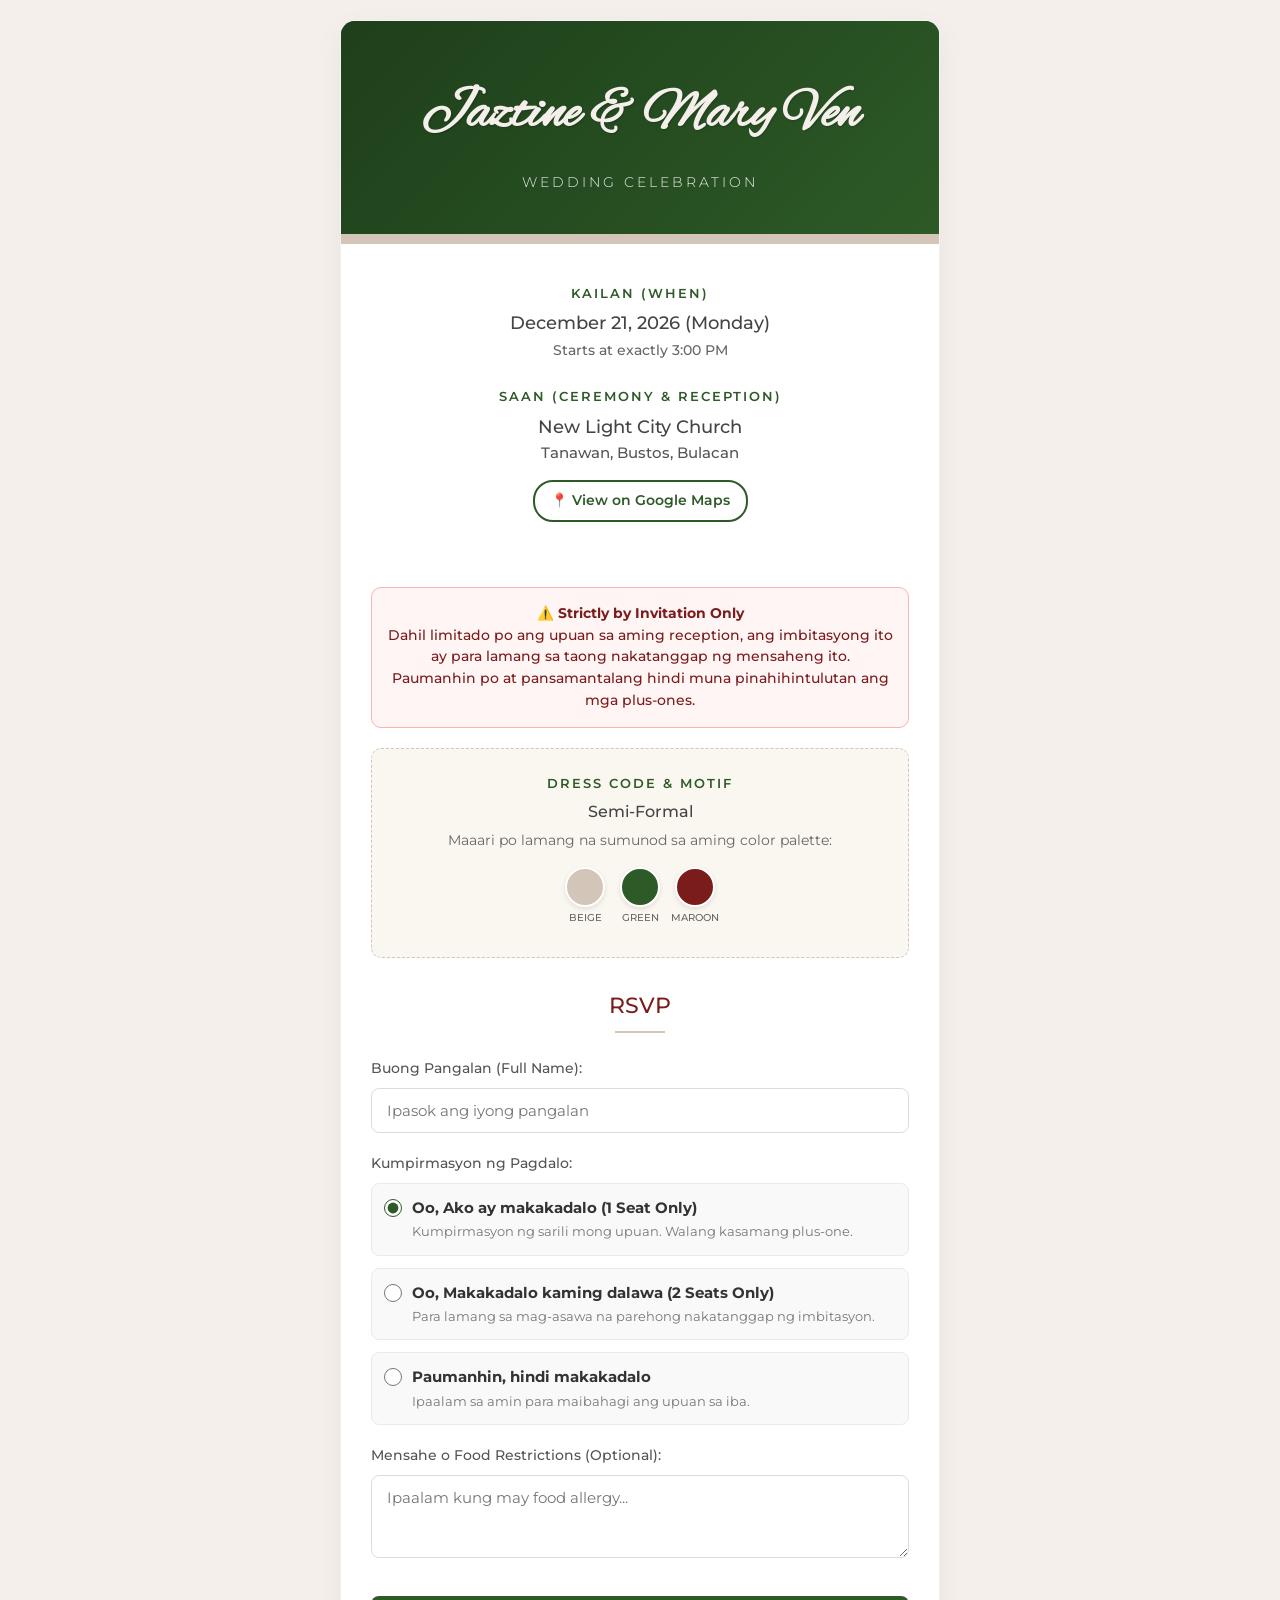
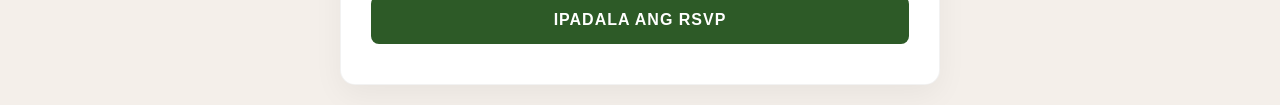
<file: Index.html>
<!DOCTYPE html>
<html lang="en">
<head>
    <meta charset="UTF-8">
    <meta name="viewport" content="width=device-width, initial-scale=1.0">
    <title>Jaztine & Mary Ven Wedding RSVP</title>
    <style>
        @import url('https://fonts.googleapis.com/css2?family=Alex+Brush&family=Montserrat:wght@300;400;500;600;700&display=swap');

        :root {
            --beige: #D4C5B9;
            --beige-light: #F4EFEA;
            --green: #2D5A27;
            --green-dark: #1E3F1A;
            --maroon: #7A1C1C;
            --text-dark: #333333;
        }

        * { box-sizing: border-box; margin: 0; padding: 0; }

        body {
            font-family: 'Montserrat', sans-serif;
            background-color: var(--beige-light);
            color: var(--text-dark);
            line-height: 1.6;
            display: flex;
            justify-content: center;
            align-content: center;
            min-height: 100vh;
            padding: 20px;
        }

        .rsvp-container {
            background: #ffffff;
            max-width: 600px;
            width: 100%;
            margin: auto;
            border-radius: 15px;
            box-shadow: 0 10px 30px rgba(0,0,0,0.05);
            overflow: hidden;
            border: 1px solid rgba(0,0,0,0.05);
        }

        .hero-banner {
            background-color: var(--green);
            background-image: linear-gradient(135deg, var(--green-dark) 0%, var(--green) 100%);
            color: #ffffff;
            text-align: center;
            padding: 50px 20px;
            position: relative;
        }

        .hero-banner::after {
            content: ''; position: absolute; bottom: 0; left: 0; right: 0; height: 10px; background: var(--beige);
        }

        .wedding-title {
            font-family: 'Alex Brush', cursive; font-size: 3.5rem; margin-bottom: 10px; color: var(--beige-light); text-shadow: 1px 1px 2px rgba(0,0,0,0.2);
        }

        .wedding-subtitle {
            font-size: 0.9rem; letter-spacing: 3px; text-transform: uppercase; font-weight: 300; opacity: 0.9;
        }

        .event-details { padding: 40px 30px 20px 30px; text-align: center; }
        .detail-row { margin-bottom: 25px; }
        .detail-label { font-size: 0.8rem; text-transform: uppercase; letter-spacing: 2px; color: var(--green); font-weight: 600; margin-bottom: 5px; }
        .detail-value { font-size: 1.1rem; font-weight: 500; color: #444; }

        .map-btn {
            display: inline-flex; align-items: center; gap: 8px; background-color: #fff; color: var(--green); border: 2px solid var(--green);
            padding: 8px 16px; font-size: 0.85rem; font-weight: 600; border-radius: 20px; text-decoration: none; margin-top: 10px; transition: all 0.3s ease;
        }
        .map-btn:hover { background-color: var(--green); color: #fff; }

        .strict-notice {
            background-color: #FFF5F5; border: 1px solid #FEB2B2; color: var(--maroon); padding: 15px; border-radius: 10px; margin: 20px 30px; font-size: 0.85rem; text-align: center; font-weight: 500;
        }

        .dress-code-section {
            background-color: #FAF6F0; padding: 25px; border-radius: 10px; margin: 20px 30px; border: 1px dashed var(--beige); text-align: center;
        }

        .color-palette { display: flex; justify-content: center; gap: 15px; margin-top: 15px; }
        .color-circle { width: 40px; height: 40px; border-radius: 50%; border: 2px solid #fff; box-shadow: 0 2px 5px rgba(0,0,0,0.1); position: relative; }
        .color-circle span { position: absolute; bottom: -22px; left: 50%; transform: translateX(-50%); font-size: 0.65rem; font-weight: 500; color: #666; text-transform: uppercase; }
        .color-beige { background-color: #D4C5B9; }
        .color-green { background-color: #2D5A27; }
        .color-maroon { background-color: #7A1C1C; }

        .rsvp-form-section { padding: 10px 30px 40px 30px; }
        .form-title { text-align: center; font-size: 1.4rem; color: var(--maroon); margin-bottom: 25px; font-weight: 500; position: relative; padding-bottom: 10px; }
        .form-title::after { content: ''; position: absolute; bottom: 0; left: 50%; transform: translateX(-50%); width: 50px; height: 2px; background-color: var(--beige); }

        .form-group { margin-bottom: 20px; }
        .form-label { display: block; font-size: 0.85rem; font-weight: 500; margin-bottom: 8px; color: #555; }
        .form-control { width: 100%; padding: 12px 15px; border: 1px solid #DCDCDC; border-radius: 8px; font-family: inherit; font-size: 0.95rem; }
        .form-control:focus { outline: none; border-color: var(--green); box-shadow: 0 0 0 3px rgba(45, 90, 39, 0.1); }

        .radio-group { display: flex; flex-direction: column; gap: 12px; margin-top: 5px; }
        .radio-option { display: flex; align-items: flex-start; cursor: pointer; font-size: 0.95rem; background: #F9F9F9; padding: 12px; border: 1px solid #EAEAEA; border-radius: 8px; }
        .radio-option input { margin-right: 10px; margin-top: 3px; accent-color: var(--green); width: 18px; height: 18px; }
        .option-desc { display: block; font-size: 0.8rem; color: #777; margin-top: 2px; }

        .submit-btn {
            width: 100%; background-color: var(--green); color: #ffffff; border: none; padding: 15px; font-size: 1rem; font-weight: 600; border-radius: 8px; cursor: pointer; text-transform: uppercase; letter-spacing: 1px; margin-top: 10px;
        }
        .submit-btn:hover { background-color: var(--green-dark); }

        @media (max-width: 480px) {
            .wedding-title { font-size: 2.8rem; }
            body { padding: 10px; }
            .event-details, .rsvp-form-section, .dress-code-section, .strict-notice { padding: 20px 15px; margin-left: 10px; margin-right: 10px; }
        }
    </style>
</head>
<body>

    <div class="rsvp-container">
        <div class="hero-banner">
            <h1 class="wedding-title">Jaztine & Mary Ven</h1>
            <p class="wedding-subtitle">Wedding Celebration</p>
        </div>

        <div class="event-details">
            <div class="detail-row">
                <div class="detail-label">Kailan (When)</div>
                <div class="detail-value">December 21, 2026 (Monday)</div>
                <div class="detail-value" style="font-size: 0.9rem; color: #666; margin-top: 2px;">Starts at exactly 3:00 PM</div>
            </div>

            <div class="detail-row">
                <div class="detail-label">Saan (Ceremony & Reception)</div>
                <div class="detail-value">New Light City Church</div>
                <div class="detail-value" style="font-size: 0.95rem; color: #555; margin-bottom: 5px;">Tanawan, Bustos, Bulacan</div>
                <a href="https://maps.app.goo.gl/qQvFRLAhqVkfBoz26?g_st=ic" target="_blank" class="map-btn">📍 View on Google Maps</a>
            </div>
        </div>

        <div class="strict-notice">
            ⚠️ <strong>Strictly by Invitation Only</strong><br>
            Dahil limitado po ang upuan sa aming reception, ang imbitasyong ito ay para lamang sa taong nakatanggap ng mensaheng ito. Paumanhin po at pansamantalang hindi muna pinahihintulutan ang mga plus-ones.
        </div>

        <div class="dress-code-section">
            <div class="detail-label">Dress Code & Motif</div>
            <div class="detail-value" style="font-size: 1rem;">Semi-Formal</div>
            <p style="font-size: 0.85rem; color: #666; margin-top: 5px;">Maaari po lamang na sumunod sa aming color palette:</p>
            <div class="color-palette">
                <div class="color-circle color-beige"><span>Beige</span></div>
                <div class="color-circle color-green"><span>Green</span></div>
                <div class="color-circle color-maroon"><span>Maroon</span></div>
            </div>
            <div style="height: 25px;"></div>
        </div>

        <div class="rsvp-form-section">
            <h2 class="form-title">RSVP</h2>
            
            <!-- PALITAN MO ANG EMAIL SA IBABA (ACTION ATTRIBUTE) -->
            <form action="https://formsubmit.co/jaztine.canoza@newlightcity.org" method="POST">
                
                <!-- Anti-spam & redirect options -->
                <input type="hidden" name="_captcha" value="false">
                
                <div class="form-group">
                    <label class="form-label">Buong Pangalan (Full Name):</label>
                    <input type="text" name="Pangalan" class="form-control" placeholder="Ipasok ang iyong pangalan" required>
                </div>

                <div class="form-group">
                    <label class="form-label">Kumpirmasyon ng Pagdalo:</label>
                    <div class="radio-group">
                        <label class="radio-option">
                            <input type="radio" name="Kumpirmasyon" value="Makakadalo (1 Seat Only)" checked>
                            <div>
                                <strong>Oo, Ako ay makakadalo (1 Seat Only)</strong>
                                <span class="option-desc">Kumpirmasyon ng sarili mong upuan. Walang kasamang plus-one.</span>
                            </div>
                        </label>
                        <label class="radio-option">
                            <input type="radio" name="Kumpirmasyon" value="Makakadalo kaming dalawa (2 Seats Only)">
                            <div>
                                <strong>Oo, Makakadalo kaming dalawa (2 Seats Only)</strong>
                                <span class="option-desc">Para lamang sa mag-asawa na parehong nakatanggap ng imbitasyon.</span>
                            </div>
                        </label>
                        <label class="radio-option">
                            <input type="radio" name="Kumpirmasyon" value="Hindi Makakadalo">
                            <div>
                                <strong>Paumanhin, hindi makakadalo</strong>
                                <span class="option-desc">Ipaalam sa amin para maibahagi ang upuan sa iba.</span>
                            </div>
                        </label>
                    </div>
                </div>

                <div class="form-group">
                    <label class="form-label">Mensahe o Food Restrictions (Optional):</label>
                    <textarea name="Mensahe" class="form-control" rows="3" placeholder="Ipaalam kung may food allergy..."></textarea>
                </div>

                <button type="submit" class="submit-btn">Ipadala ang RSVP</button>
            </form>
        </div>
    </div>

</body>
</html>
</file>
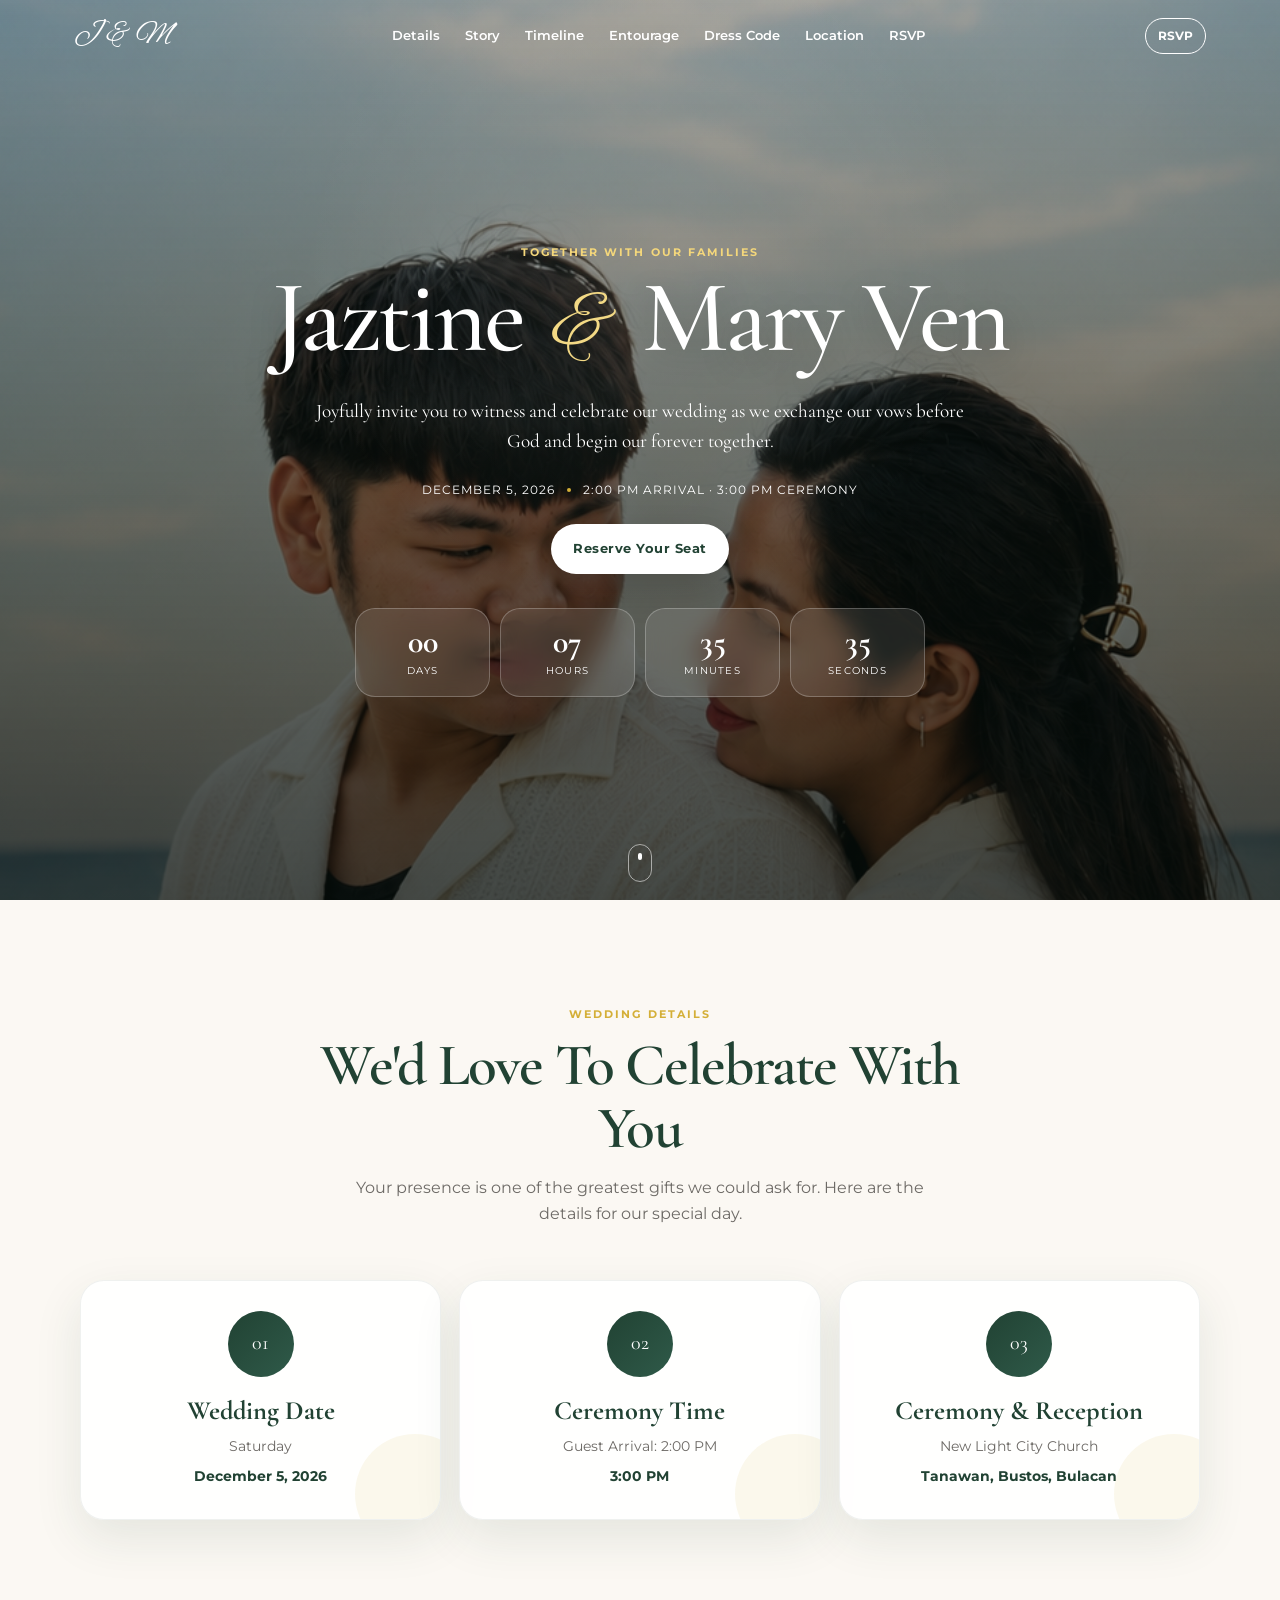
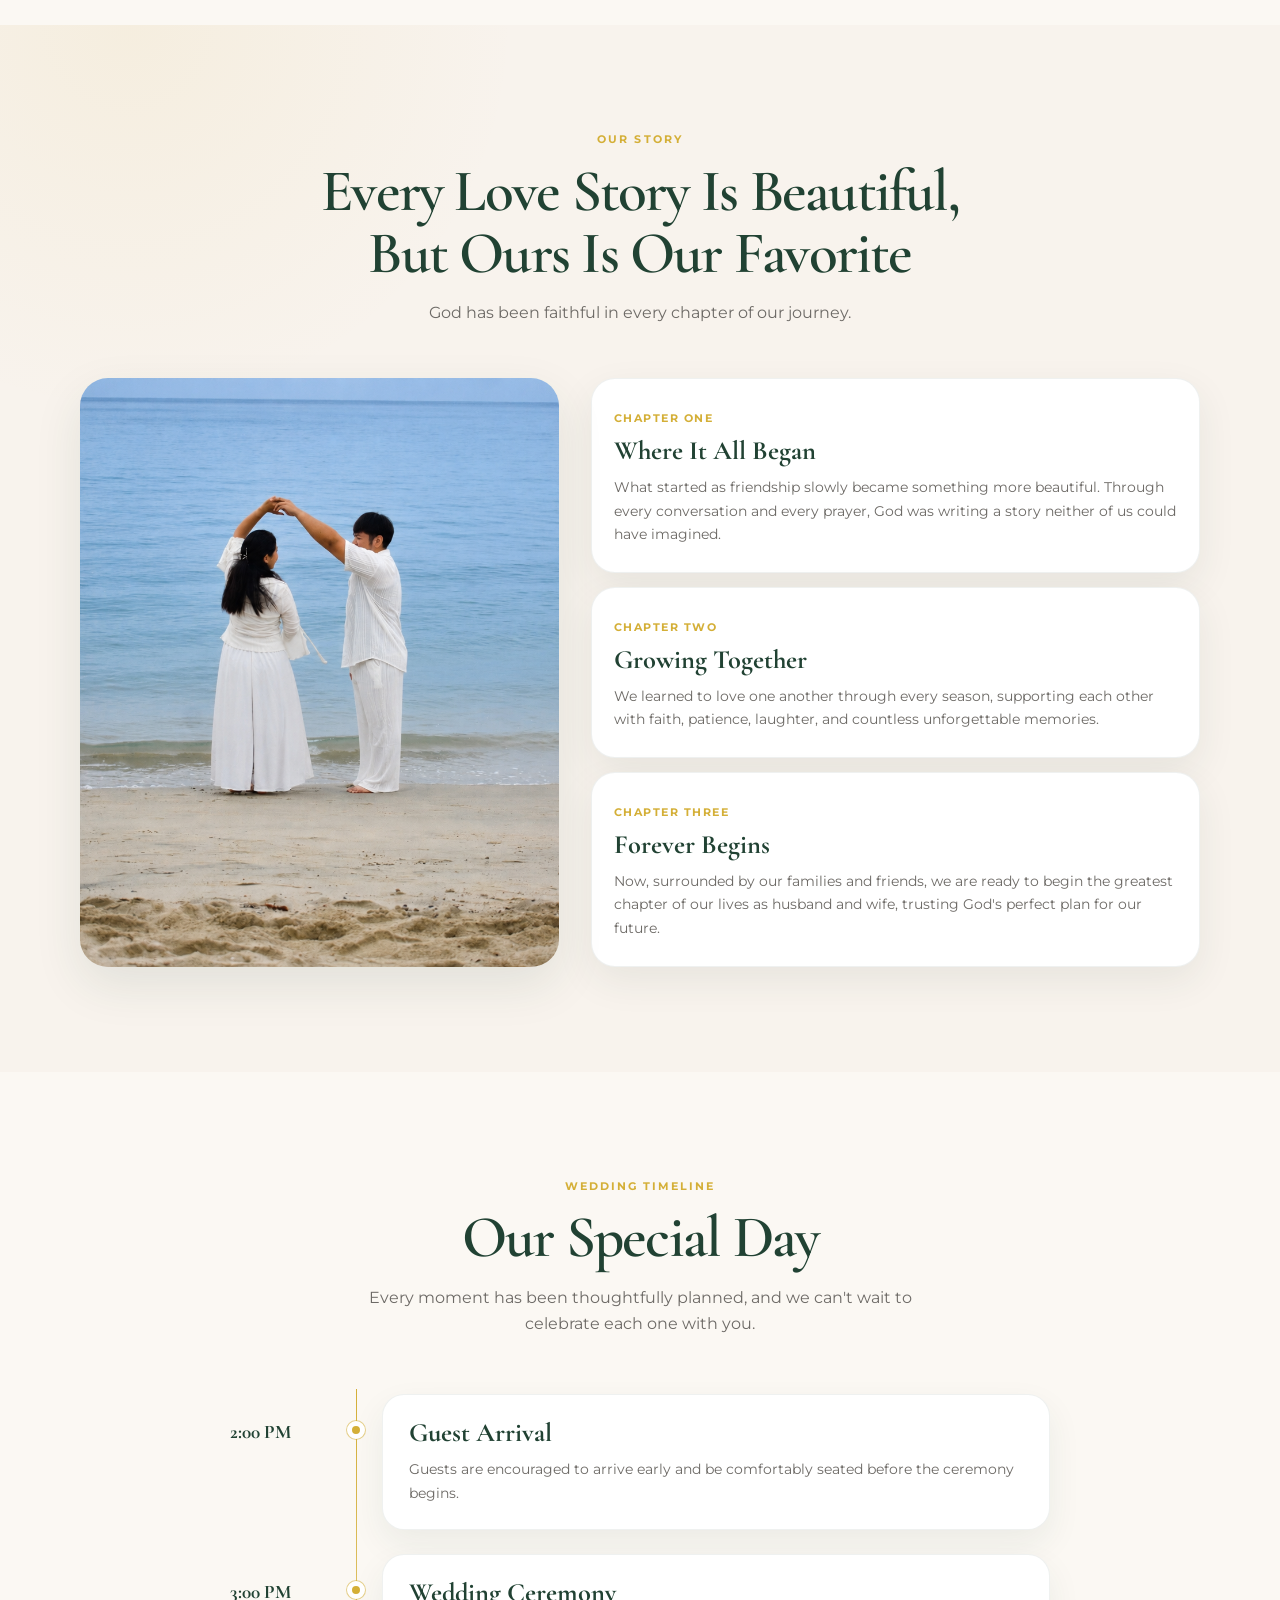
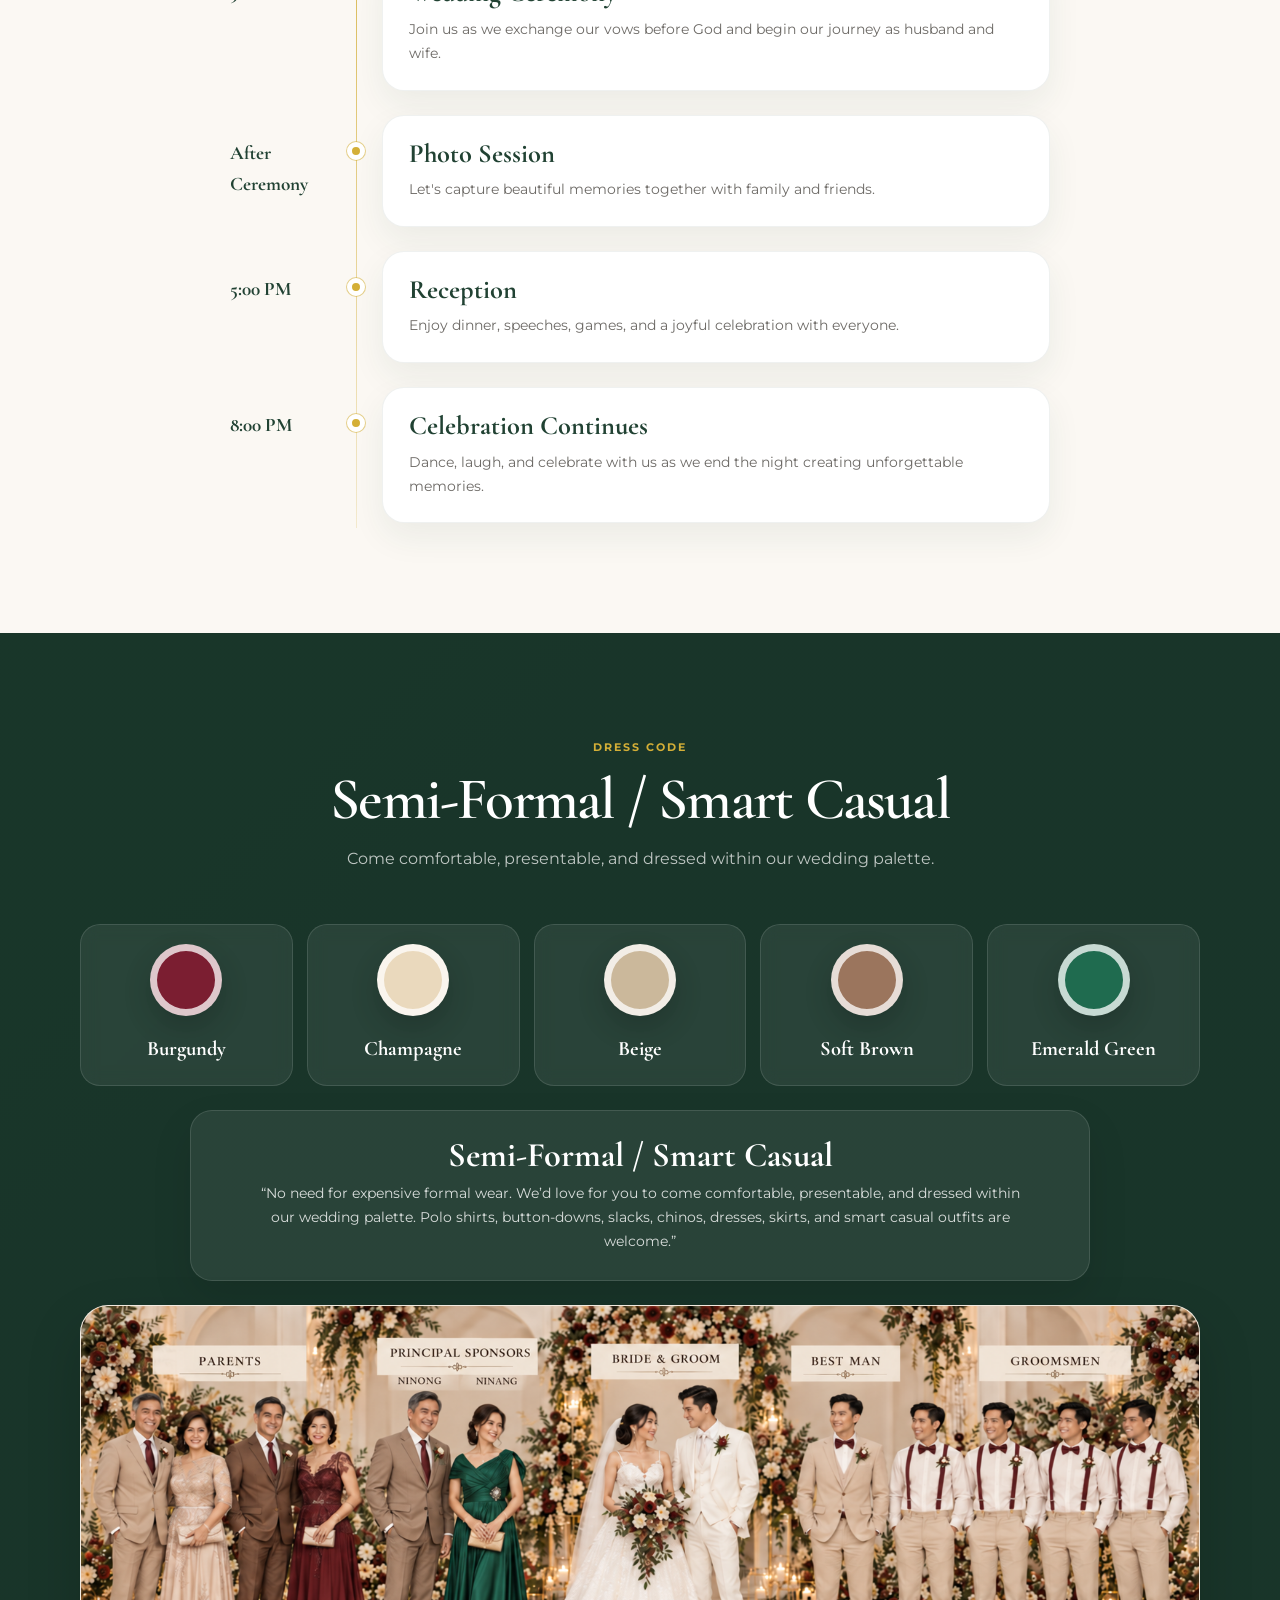
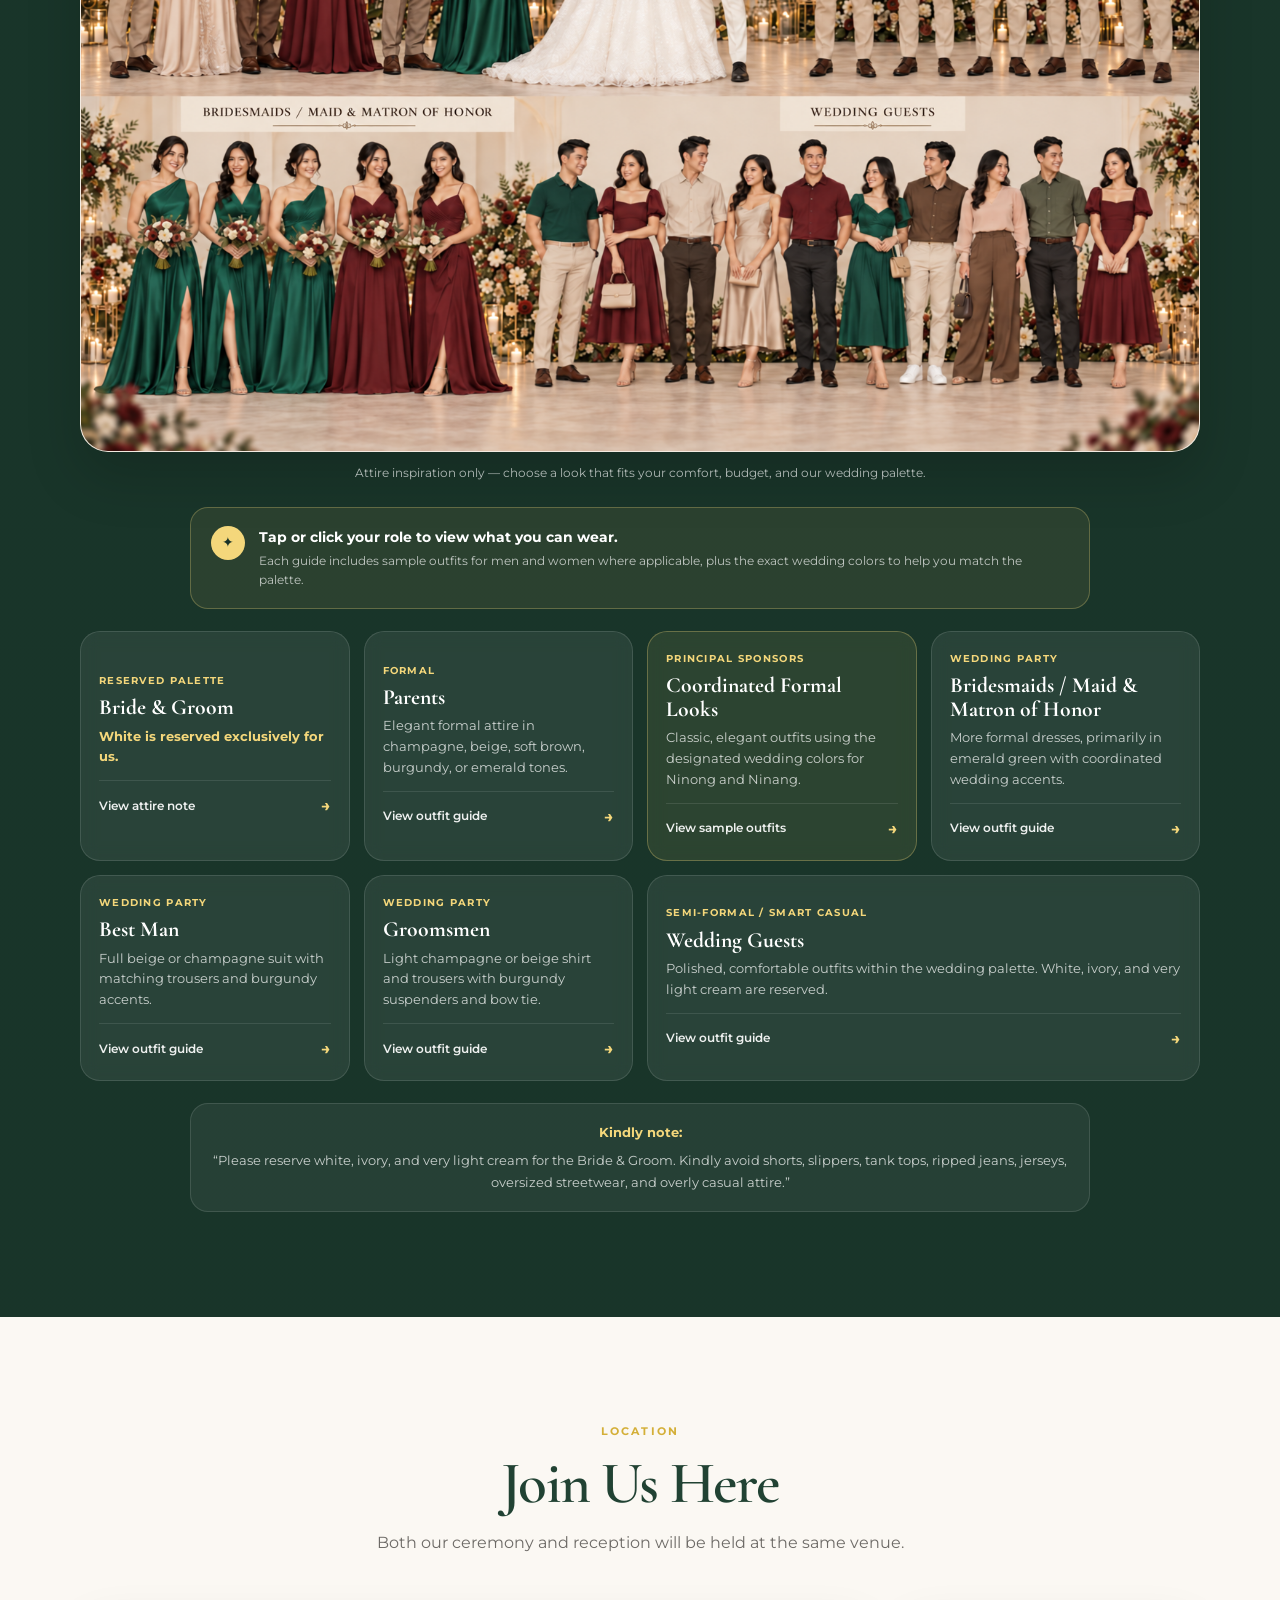
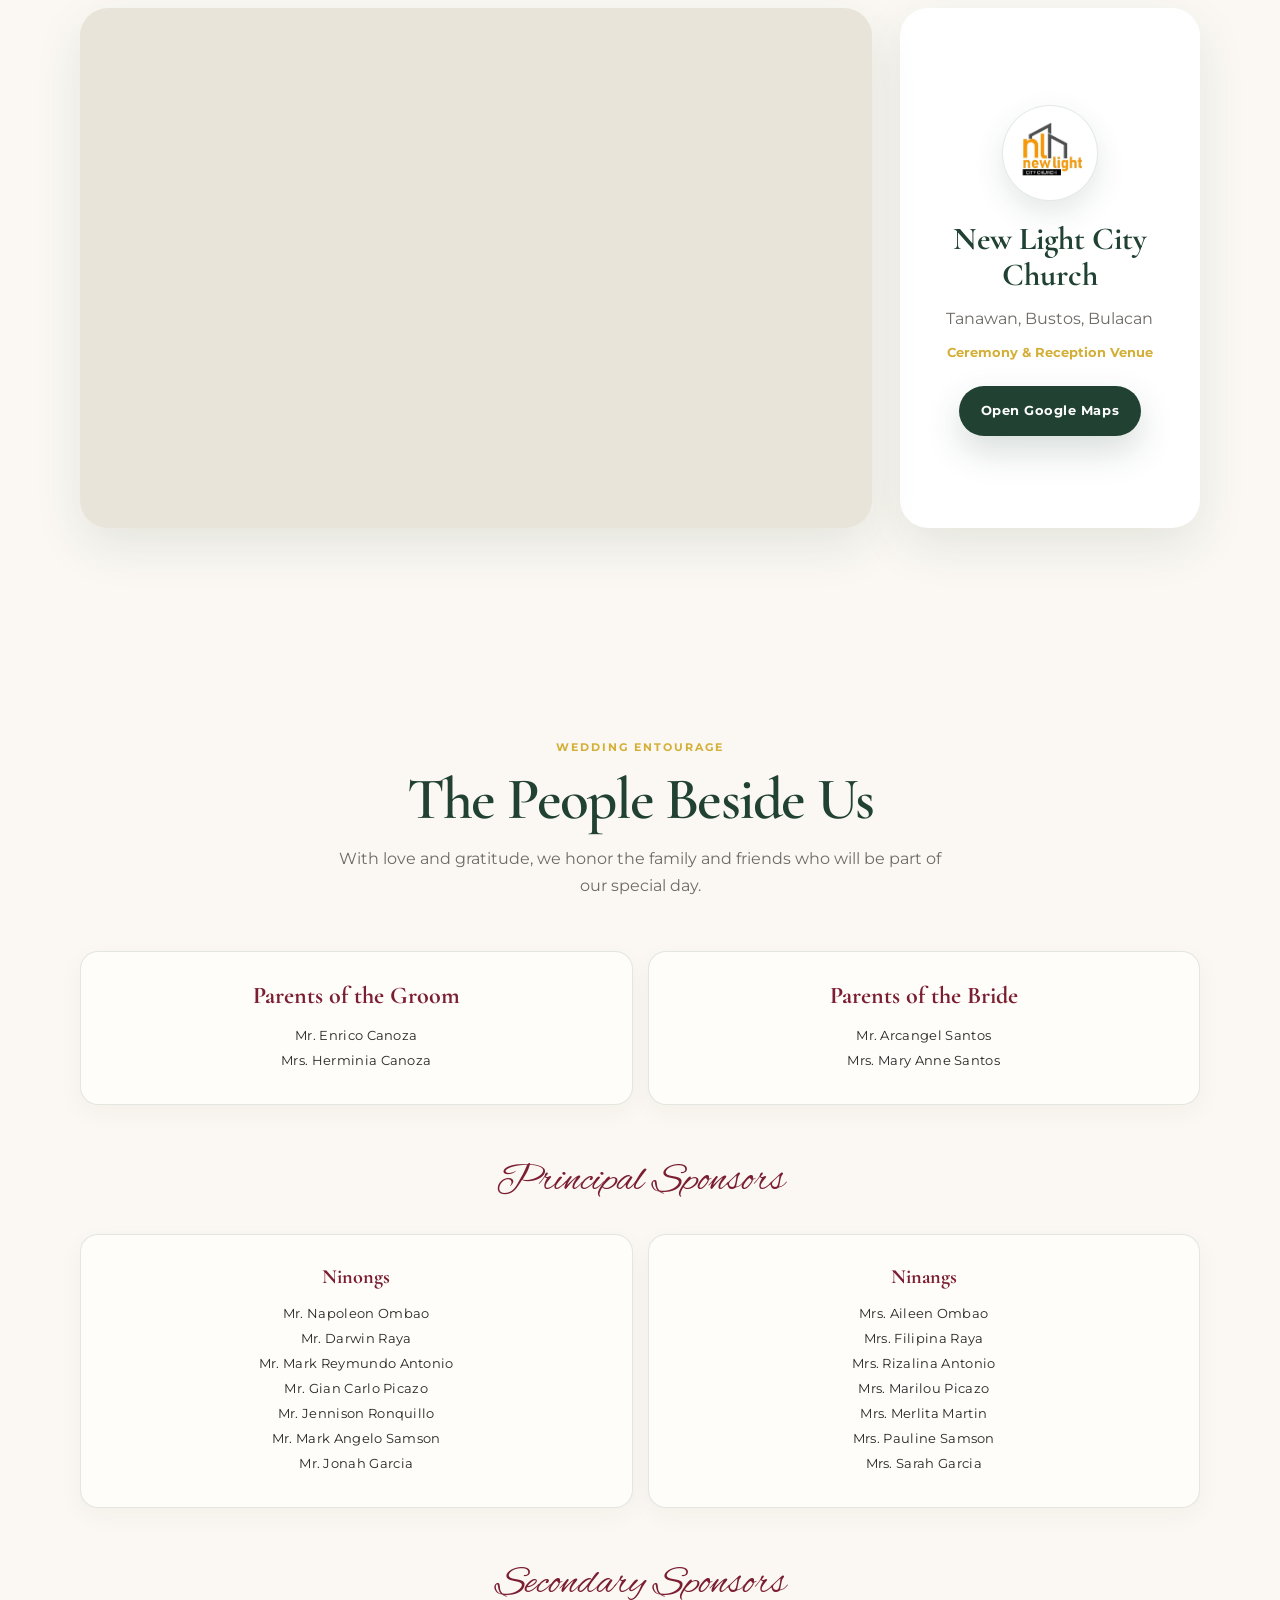
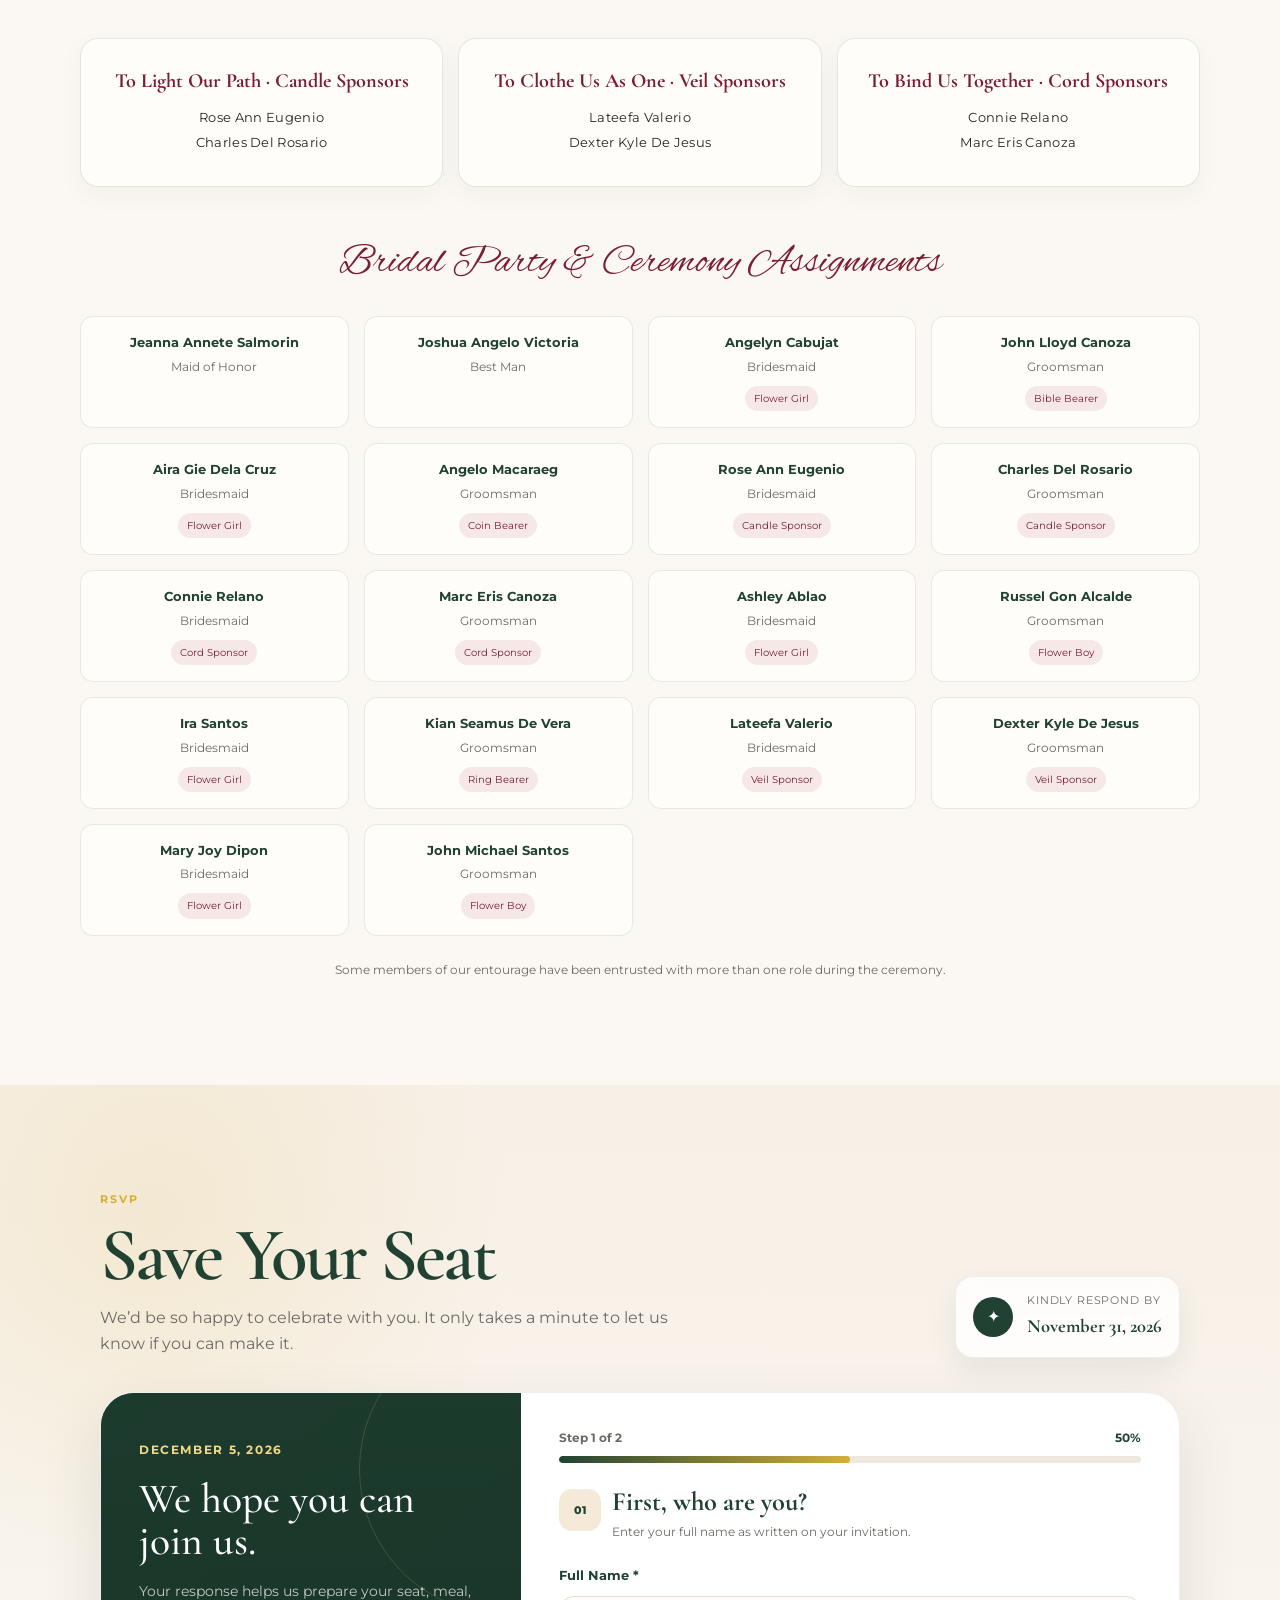
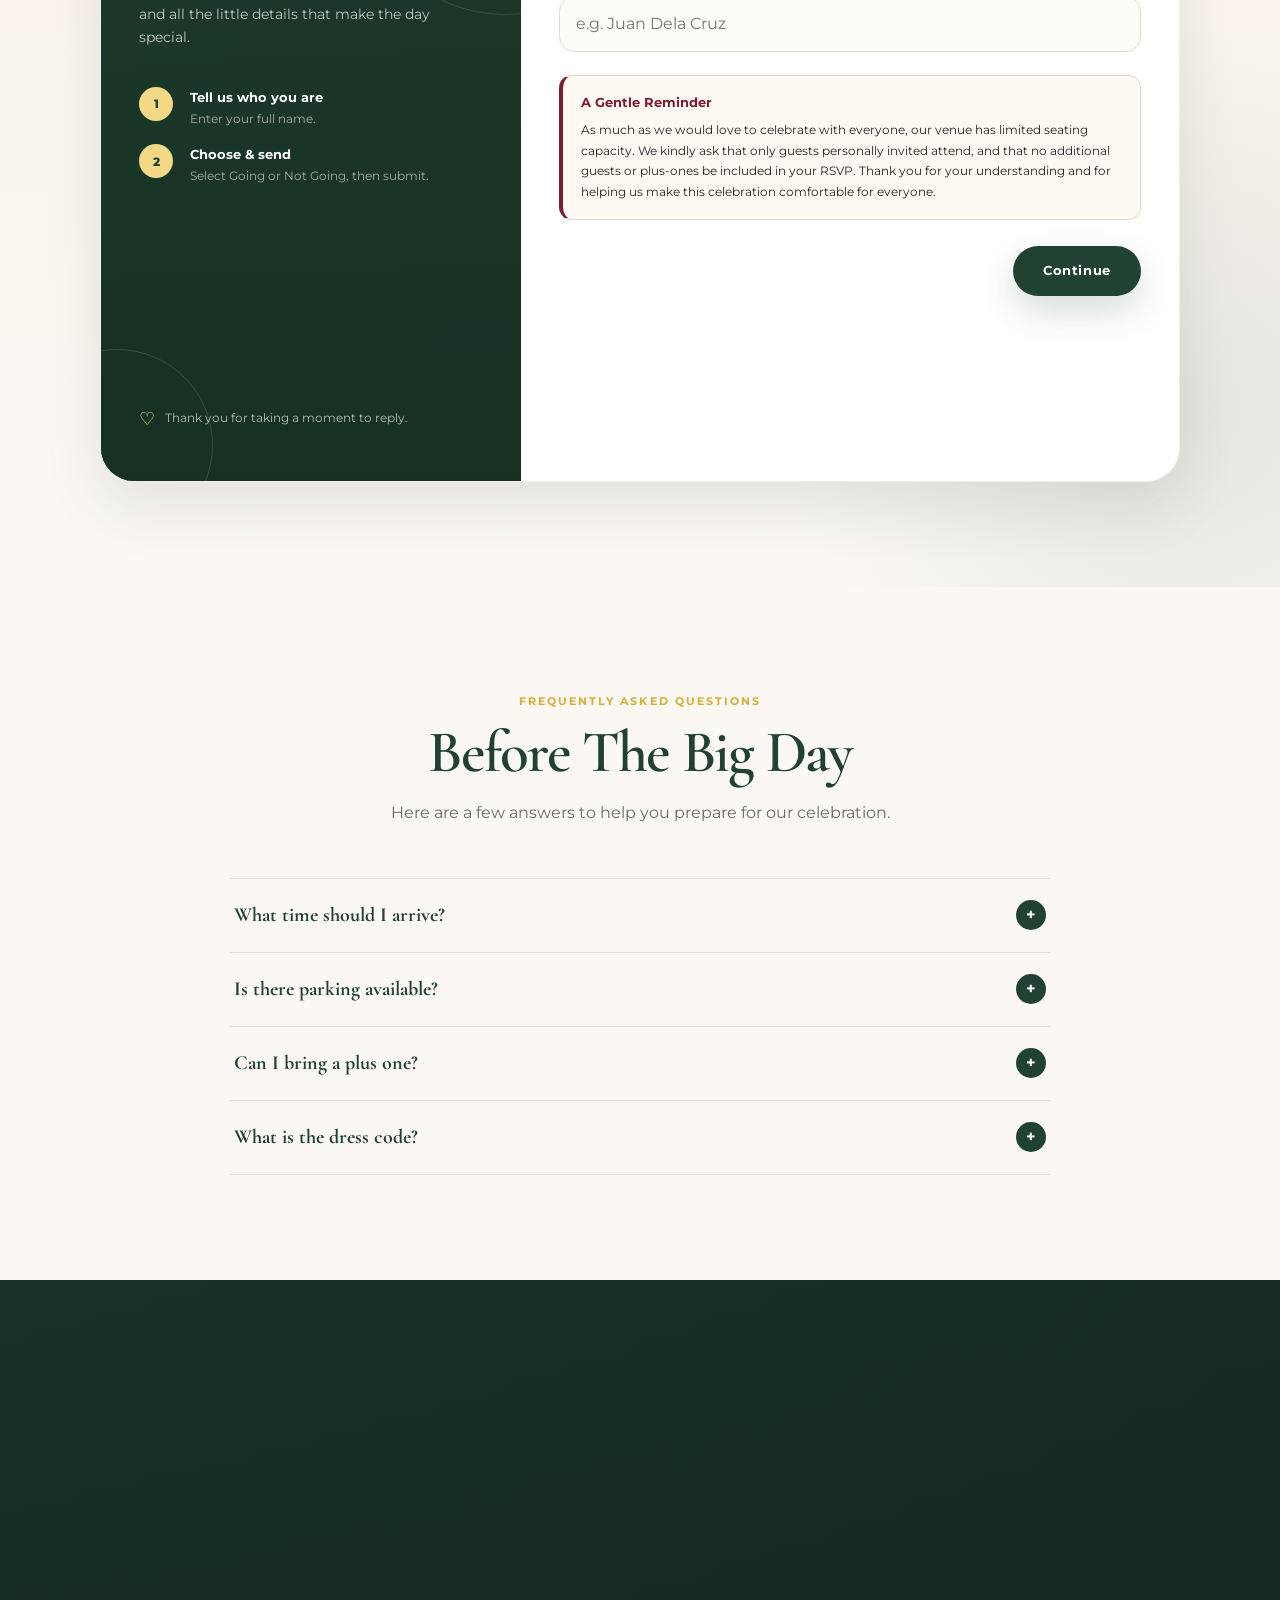
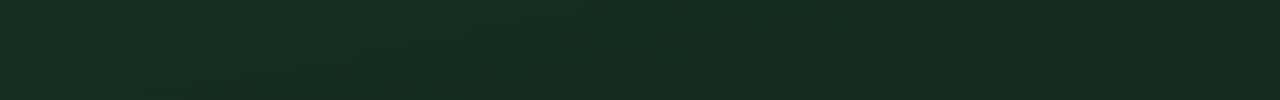
<file: index.html>
<!DOCTYPE html>
<html lang="en">
<head>
  <meta charset="UTF-8">
  <meta name="viewport" content="width=device-width, initial-scale=1.0">
  <meta name="theme-color" content="#214233">
  <meta name="description" content="Wedding invitation and RSVP website for Jaztine & Mary Ven.">
  <title>Jaztine & Mary Ven | Wedding Invitation</title>

  <link rel="preconnect" href="https://fonts.googleapis.com">
  <link rel="preconnect" href="https://fonts.gstatic.com" crossorigin>
  <link href="https://fonts.googleapis.com/css2?family=Alex+Brush&family=Cormorant+Garamond:wght@400;500;600;700&family=Montserrat:wght@300;400;500;600;700&display=swap" rel="stylesheet">
  <link rel="stylesheet" href="style.css?v=20261106-v6">
  <script>
    (() => {
      const updateUploadRoute = () => {
        const isUpload = location.hash === "#upload";
        document.documentElement.classList.toggle("show-memories", isUpload);
        document.title = isUpload
          ? "Share Your Memories | Jaztine & Mary Ven"
          : "Jaztine & Mary Ven | Wedding Invitation";
        if (isUpload) window.scrollTo(0, 0);
      };
      updateUploadRoute();
      window.addEventListener("hashchange", updateUploadRoute);
    })();
  </script>
  <link rel="stylesheet" href="memories/upload.css">
</head>
<body>
  <main id="upload" aria-labelledby="memories-title" hidden>
    <header class="memories-header">
      <p class="memories-couple">Jaztine <span>&amp;</span> Mary Ven</p>
      <p class="memories-date">December 5, 2026</p>
      <div class="memories-ornament" aria-hidden="true">◆</div>
      <h1 id="memories-title">Share Your Memories With Us!</h1>
      <p>Capture the love, laughter, and unforgettable moments.</p>
    </header>

    <form id="memories-form" class="memories-panel">
      <label class="memories-choose" for="memories-files">
        <svg viewBox="0 0 24 24" fill="none" stroke="currentColor" stroke-width="1.5" aria-hidden="true">
          <path d="M8 6l1.5-2h5L16 6h3a2 2 0 0 1 2 2v10a2 2 0 0 1-2 2H5a2 2 0 0 1-2-2V8a2 2 0 0 1 2-2z"/><circle cx="12" cy="13" r="3.5"/>
        </svg>
        <span>Choose Photos &amp; Videos</span>
      </label>
      <input class="memories-file" id="memories-files" type="file" multiple
        accept="image/*,video/*,.heic,.heif,.mov,.mp4" aria-describedby="memories-limits">
      <p id="memories-limits" class="memories-help">JPEG, PNG, HEIC, MP4 or MOV. Up to 200 MB each.</p>
      <ul id="memories-selection" aria-label="Selected files" hidden></ul>

      <label for="memories-name">Your name <small>(optional)</small></label>
      <input id="memories-name" type="text" autocomplete="name" maxlength="80">

      <label for="memories-message">A message for the couple <small>(optional)</small></label>
      <textarea id="memories-message" rows="2" maxlength="500"></textarea>

      <button id="memories-send" type="submit" disabled>Send Memories</button>
      <div id="memories-progress-wrap" hidden>
        <label for="memories-progress">Upload progress <span id="memories-percent"></span></label>
        <progress id="memories-progress" max="100" value="0"></progress>
      </div>
      <p id="memories-status" role="status" aria-live="polite" hidden></p>
      <noscript><p>Enable JavaScript to send your photos and videos.</p></noscript>
    </form>

    <section id="memories-success" class="memories-panel" hidden aria-labelledby="memories-thanks">
      <h2 id="memories-thanks" tabindex="-1">Thank you for sharing!</h2>
      <p id="memories-confirmation"></p>
      <button id="memories-more" type="button">Upload More Memories</button>
    </section>
  </main>

  <div class="scroll-progress" id="scrollProgress" aria-hidden="true"></div>

  <nav class="site-nav" id="siteNav">
    <a class="logo" href="#home" aria-label="Back to home">J & M</a>
    <div class="nav-links" aria-label="Main navigation">
      <a href="#details">Details</a>
      <a href="#story">Story</a>
      <a href="#timeline">Timeline</a>
      <a href="#entourage">Entourage</a>
      <a href="#dresscode">Dress Code</a>
      <a href="#location">Location</a>
      <a href="#rsvp">RSVP</a>
    </div>
    <a class="nav-rsvp" href="#rsvp">RSVP</a>
  </nav>

  <main>
    <section class="hero" id="home">
      <div class="hero-overlay"></div>
      <div class="hero-content reveal">
        <p class="eyebrow hero-eyebrow">Together with our families</p>
        <h1>Jaztine <span>&</span> Mary Ven</h1>
        <p class="hero-copy">
          Joyfully invite you to witness and celebrate our wedding as we exchange
          our vows before God and begin our forever together.
        </p>

        <div class="hero-meta">
          <span>December 5, 2026</span>
          <i></i>
          <span>2:00 PM Arrival · 3:00 PM Ceremony  </span>
        </div>

        <a class="button button-light" href="#rsvp">Reserve Your Seat</a>

        <div class="countdown" aria-label="Wedding countdown">
          <div class="count-box">
            <strong id="days">00</strong>
            <span>Days</span>
          </div>
          <div class="count-box">
            <strong id="hours">00</strong>
            <span>Hours</span>
          </div>
          <div class="count-box">
            <strong id="minutes">00</strong>
            <span>Minutes</span>
          </div>
          <div class="count-box">
            <strong id="seconds">00</strong>
            <span>Seconds</span>
          </div>
        </div>
      </div>
      <a class="scroll-cue" href="#details" aria-label="Scroll to wedding details">
        <span></span>
      </a>
    </section>

    <section class="section section-cream" id="details">
      <div class="container">
        <header class="section-header reveal">
          <p class="eyebrow">Wedding Details</p>
          <h2>We'd Love To Celebrate With You</h2>
          <p>Your presence is one of the greatest gifts we could ask for. Here are the details for our special day.</p>
        </header>

        <div class="card-grid three">
          <article class="detail-card reveal">
            <div class="round-icon">01</div>
            <h3>Wedding Date</h3>
            <p>Saturday</p>
            <strong>December 5, 2026</strong>
          </article>
          <article class="detail-card reveal">
            <div class="round-icon">02</div>
            <h3>Ceremony Time</h3>
            <p>Guest Arrival: 2:00 PM</p>
            <strong>3:00 PM</strong>
          </article>
          <article class="detail-card reveal">
            <div class="round-icon">03</div>
            <h3>Ceremony & Reception</h3>
            <p>New Light City Church</p>
            <strong>Tanawan, Bustos, Bulacan</strong>
          </article>
        </div>
      </div>
    </section>

    <section class="section story-section" id="story">
      <div class="container">
        <header class="section-header reveal">
          <p class="eyebrow">Our Story</p>
          <h2>Every Love Story Is Beautiful, But Ours Is Our Favorite</h2>
          <p>God has been faithful in every chapter of our journey.</p>
        </header>

        <div class="story-layout">
          <div class="photo-panel story-photo reveal" role="img" aria-label="Jaztine and Mary Ven by the sea"></div>

          <div class="story-list">
            <article class="story-card reveal">
              <span class="chapter">Chapter One</span>
              <h3>Where It All Began</h3>
              <p>What started as friendship slowly became something more beautiful. Through every conversation and every prayer, God was writing a story neither of us could have imagined.</p>
            </article>
            <article class="story-card reveal">
              <span class="chapter">Chapter Two</span>
              <h3>Growing Together</h3>
              <p>We learned to love one another through every season, supporting each other with faith, patience, laughter, and countless unforgettable memories.</p>
            </article>
            <article class="story-card reveal">
              <span class="chapter">Chapter Three</span>
              <h3>Forever Begins</h3>
              <p>Now, surrounded by our families and friends, we are ready to begin the greatest chapter of our lives as husband and wife, trusting God's perfect plan for our future.</p>
            </article>
          </div>
        </div>
      </div>
    </section>

    <section class="section section-cream" id="timeline">
      <div class="container narrow">
        <header class="section-header reveal">
          <p class="eyebrow">Wedding Timeline</p>
          <h2>Our Special Day</h2>
          <p>Every moment has been thoughtfully planned, and we can't wait to celebrate each one with you.</p>
        </header>

        <div class="timeline">
          <article class="timeline-item reveal">
            <div class="timeline-dot"></div>
            <div class="timeline-time">2:00 PM</div>
            <div class="timeline-card">
              <h3>Guest Arrival</h3>
              <p>Guests are encouraged to arrive early and be comfortably seated before the ceremony begins.</p>
            </div>
          </article>
          <article class="timeline-item reveal">
            <div class="timeline-dot"></div>
            <div class="timeline-time">3:00 PM</div>
            <div class="timeline-card">
              <h3>Wedding Ceremony</h3>
              <p>Join us as we exchange our vows before God and begin our journey as husband and wife.</p>
            </div>
          </article>
          <article class="timeline-item reveal">
            <div class="timeline-dot"></div>
            <div class="timeline-time">After Ceremony</div>
            <div class="timeline-card">
              <h3>Photo Session</h3>
              <p>Let's capture beautiful memories together with family and friends.</p>
            </div>
          </article>
          <article class="timeline-item reveal">
            <div class="timeline-dot"></div>
            <div class="timeline-time">5:00 PM</div>
            <div class="timeline-card">
              <h3>Reception</h3>
              <p>Enjoy dinner, speeches, games, and a joyful celebration with everyone.</p>
            </div>
          </article>
          <article class="timeline-item reveal">
            <div class="timeline-dot"></div>
            <div class="timeline-time">8:00 PM</div>
            <div class="timeline-card">
              <h3>Celebration Continues</h3>
              <p>Dance, laugh, and celebrate with us as we end the night creating unforgettable memories.</p>
            </div>
          </article>
        </div>
      </div>
    </section>

    <section class="section dress-section" id="dresscode">
      <div class="container">
        <header class="section-header reveal">
          <p class="eyebrow">Dress Code</p>
          <h2>Semi-Formal / Smart Casual</h2>
          <p>Come comfortable, presentable, and dressed within our wedding palette.</p>
        </header>

        <div class="dress-grid attire-palette" aria-label="Wedding color palette">
          <article class="dress-card reveal">
            <span class="swatch attire-burgundy"></span>
            <h3>Burgundy</h3>
          </article>
          <article class="dress-card reveal">
            <span class="swatch champagne"></span>
            <h3>Champagne</h3>
          </article>
          <article class="dress-card reveal">
            <span class="swatch beige"></span>
            <h3>Beige</h3>
          </article>
          <article class="dress-card reveal">
            <span class="swatch attire-soft-brown"></span>
            <h3>Soft Brown</h3>
          </article>
          <article class="dress-card reveal">
            <span class="swatch emerald"></span>
            <h3>Emerald Green</h3>
          </article>
        </div>

        <div class="attire-message reveal">
          <h3>Semi-Formal / Smart Casual</h3>
          <p>“No need for expensive formal wear. We’d love for you to come comfortable, presentable, and dressed within our wedding palette. Polo shirts, button-downs, slacks, chinos, dresses, skirts, and smart casual outfits are welcome.”</p>
        </div>

        <figure class="attire-guide reveal">
          <div class="attire-guide-frame">
            <img
              src="images/wedding-attire-guide-v5.png?v=20260929-v5"
              alt="Adult Filipino wedding attire inspiration showing parents and principal sponsors, bridesmaids, bride and groom, a suited best man, coordinated groomsmen, and semi-formal wedding guests."
              loading="lazy"
            >
          </div>
          <figcaption>Attire inspiration only — choose a look that fits your comfort, budget, and our wedding palette.</figcaption>
        </figure>

        <div class="attire-click-note reveal" role="note">
          <span class="attire-click-icon" aria-hidden="true">✦</span>
          <div>
            <strong>Tap or click your role to view what you can wear.</strong>
            <p>Each guide includes sample outfits for men and women where applicable, plus the exact wedding colors to help you match the palette.</p>
          </div>
        </div>

        <div class="attire-group-grid reveal" aria-label="Wedding attire inspiration by group">
          <button class="attire-group-card attire-role-card" type="button" data-attire-group="couple" aria-haspopup="dialog">
            <span class="attire-card-kicker">Reserved palette</span>
            <h3>Bride &amp; Groom</h3>
            <p><strong>White is reserved exclusively for us.</strong></p>
            <span class="attire-card-action">View attire note <b>→</b></span>
          </button>
          <button class="attire-group-card attire-role-card" type="button" data-attire-group="parents" aria-haspopup="dialog">
            <span class="attire-card-kicker">Formal</span>
            <h3>Parents</h3>
            <p>Elegant formal attire in champagne, beige, soft brown, burgundy, or emerald tones.</p>
            <span class="attire-card-action">View outfit guide <b>→</b></span>
          </button>
          <button class="attire-group-card attire-role-card attire-featured-role" type="button" data-attire-group="sponsors" aria-haspopup="dialog">
            <span class="attire-card-kicker">Principal Sponsors</span>
            <h3>Coordinated Formal Looks</h3>
            <p>Classic, elegant outfits using the designated wedding colors for Ninong and Ninang.</p>
            <span class="attire-card-action">View sample outfits <b>→</b></span>
          </button>
          <button class="attire-group-card attire-role-card" type="button" data-attire-group="bridesmaids" aria-haspopup="dialog">
            <span class="attire-card-kicker">Wedding party</span>
            <h3>Bridesmaids / Maid &amp; Matron of Honor</h3>
            <p>More formal dresses, primarily in emerald green with coordinated wedding accents.</p>
            <span class="attire-card-action">View outfit guide <b>→</b></span>
          </button>
          <button class="attire-group-card attire-role-card" type="button" data-attire-group="bestman" aria-haspopup="dialog">
            <span class="attire-card-kicker">Wedding party</span>
            <h3>Best Man</h3>
            <p>Full beige or champagne suit with matching trousers and burgundy accents.</p>
            <span class="attire-card-action">View outfit guide <b>→</b></span>
          </button>
          <button class="attire-group-card attire-role-card" type="button" data-attire-group="groomsmen" aria-haspopup="dialog">
            <span class="attire-card-kicker">Wedding party</span>
            <h3>Groomsmen</h3>
            <p>Light champagne or beige shirt and trousers with burgundy suspenders and bow tie.</p>
            <span class="attire-card-action">View outfit guide <b>→</b></span>
          </button>
          <button class="attire-group-card attire-group-guests attire-role-card" type="button" data-attire-group="guests" aria-haspopup="dialog">
            <span class="attire-card-kicker">Semi-formal / smart casual</span>
            <h3>Wedding Guests</h3>
            <p>Polished, comfortable outfits within the wedding palette. White, ivory, and very light cream are reserved.</p>
            <span class="attire-card-action">View outfit guide <b>→</b></span>
          </button>
        </div>

        <div class="attire-modal" id="attireModal" aria-hidden="true">
          <div class="attire-modal-backdrop" data-attire-close></div>
          <div class="attire-modal-panel" role="dialog" aria-modal="true" aria-labelledby="attireModalTitle">
            <button class="attire-modal-close" type="button" data-attire-close aria-label="Close outfit guide">×</button>
            <div class="attire-modal-heading">
              <span class="attire-modal-eyebrow" id="attireModalEyebrow">Dress Code Guide</span>
              <h3 id="attireModalTitle">Outfit Guide</h3>
              <p id="attireModalIntro"></p>
            </div>
            <div class="attire-modal-palette" id="attireModalPalette" aria-label="Designated colors"></div>
            <div class="attire-look-grid" id="attireLookGrid"></div>
            <div class="attire-modal-tip" id="attireModalTip"></div>
          </div>
        </div>

        <div class="note attire-note reveal">
          <strong>Kindly note:</strong>
          <p>“Please reserve white, ivory, and very light cream for the Bride &amp; Groom. Kindly avoid shorts, slippers, tank tops, ripped jeans, jerseys, oversized streetwear, and overly casual attire.”</p>
        </div>
      </div>
    </section>

    <section class="section section-cream" id="location">
      <div class="container">
        <header class="section-header reveal">
          <p class="eyebrow">Location</p>
          <h2>Join Us Here</h2>
          <p>Both our ceremony and reception will be held at the same venue.</p>
        </header>

        <div class="location-grid">
          <div class="venue-map reveal">
            <iframe
              title="Google Map showing New Light City Church in Tanawan, Bustos, Bulacan"
              src="https://www.google.com/maps?q=New+Light+City+Church,+Tanawan,+Bustos,+Bulacan&amp;output=embed"
              loading="lazy"
              referrerpolicy="no-referrer-when-downgrade"
              allowfullscreen>
            </iframe>
          </div>

          <article class="location-card reveal">
            <div class="location-logo-wrap" aria-label="New Light City Church">
              <div class="location-logo-circle">
                <img class="location-logo" src="images/nlc-log.jpg" alt="New Light City Church logo" onerror="this.hidden=true; this.nextElementSibling.hidden=false;">
                <span class="location-logo-fallback" hidden>NLC</span>
              </div>
            </div>
            <h3>New Light City Church</h3>
            <p>Tanawan, Bustos, Bulacan</p>
            <small>Ceremony & Reception Venue</small>
            <a class="button button-green" href="https://maps.google.com/?q=New+Light+City+Church+Tanawan+Bustos+Bulacan" target="_blank" rel="noopener">
              Open Google Maps
            </a>
          </article>
        </div>
      </div>
    </section>

    <section class="section section-cream entourage-section" id="entourage">
      <div class="container">
        <header class="section-header reveal"><p class="eyebrow">Wedding Entourage</p><h2>The People Beside Us</h2><p>With love and gratitude, we honor the family and friends who will be part of our special day.</p></header>
       
<div class="entourage-two-col reveal">
  <article class="entourage-panel">
    <h3>Parents of the Groom</h3>
    <p>Mr. Enrico Canoza</p>
    <p>Mrs. Herminia Canoza</p>
  </article>
  <article class="entourage-panel">
    <h3>Parents of the Bride</h3>
    <p>Mr. Arcangel Santos</p>
    <p>Mrs. Mary Anne Santos</p>
  </article>
</div>

<h3 class="entourage-group-title reveal">Principal Sponsors</h3>

<div class="entourage-two-col reveal">
  <article class="entourage-panel">
    <h4>Ninongs</h4>
    <p>Mr. Napoleon Ombao</p>
    <p>Mr. Darwin Raya</p>
    <p>Mr. Mark Reymundo Antonio</p>
    <p>Mr. Gian Carlo Picazo</p>
    <p>Mr. Jennison Ronquillo</p>
    <p>Mr. Mark Angelo Samson</p>
    <p>Mr. Jonah Garcia</p>
  </article>

  <article class="entourage-panel">
    <h4>Ninangs</h4>
    <p>Mrs. Aileen Ombao</p>
    <p>Mrs. Filipina Raya</p>
    <p>Mrs. Rizalina Antonio</p>
    <p>Mrs. Marilou Picazo</p>
    <p>Mrs. Merlita Martin</p>
    <p>Mrs. Pauline Samson</p>
    <p>Mrs. Sarah Garcia</p>
  </article>
</div>

<h3 class="entourage-group-title reveal">Secondary Sponsors</h3>

<div class="entourage-three-col reveal">
  <article class="entourage-panel">
    <h4>To Light Our Path · Candle Sponsors</h4>
    <p>Rose Ann Eugenio</p>
    <p>Charles Del Rosario</p>
  </article>

  <article class="entourage-panel">
    <h4>To Clothe Us As One · Veil Sponsors</h4>
    <p>Lateefa Valerio</p>
    <p>Dexter Kyle De Jesus</p>
  </article>

  <article class="entourage-panel">
    <h4>To Bind Us Together · Cord Sponsors</h4>
    <p>Connie Relano</p>
    <p>Marc Eris Canoza</p>
  </article>
</div>

<h3 class="entourage-group-title reveal">
  Bridal Party & Ceremony Assignments
</h3>

<div class="entourage-roster reveal">
  <article class="entourage-person">
    <h4>Jeanna Annete Salmorin</h4>
    <p>Maid of Honor</p>
  </article>

  <article class="entourage-person">
    <h4>Joshua Angelo Victoria</h4>
    <p>Best Man</p>
  </article>

  <article class="entourage-person">
    <h4>Angelyn Cabujat</h4>
    <p>Bridesmaid</p>
    <span>Flower Girl</span>
  </article>

  <article class="entourage-person">
    <h4>John Lloyd Canoza</h4>
    <p>Groomsman</p>
    <span>Bible Bearer</span>
  </article>

  <article class="entourage-person">
    <h4>Aira Gie Dela Cruz</h4>
    <p>Bridesmaid</p>
    <span>Flower Girl</span>
  </article>

  <article class="entourage-person">
    <h4>Angelo Macaraeg</h4>
    <p>Groomsman</p>
    <span>Coin Bearer</span>
  </article>

  <article class="entourage-person">
    <h4>Rose Ann Eugenio</h4>
    <p>Bridesmaid</p>
    <span>Candle Sponsor</span>
  </article>

  <article class="entourage-person">
    <h4>Charles Del Rosario</h4>
    <p>Groomsman</p>
    <span>Candle Sponsor</span>
  </article>

  <article class="entourage-person">
    <h4>Connie Relano</h4>
    <p>Bridesmaid</p>
    <span>Cord Sponsor</span>
  </article>

  <article class="entourage-person">
    <h4>Marc Eris Canoza</h4>
    <p>Groomsman</p>
    <span>Cord Sponsor</span>
  </article>

  <article class="entourage-person">
    <h4>Ashley Ablao</h4>
    <p>Bridesmaid</p>
    <span>Flower Girl</span>
  </article>

  <article class="entourage-person">
    <h4>Russel Gon Alcalde</h4>
    <p>Groomsman</p>
    <span>Flower Boy</span>
  </article>

  <article class="entourage-person">
    <h4>Ira Santos</h4>
    <p>Bridesmaid</p>
    <span>Flower Girl</span>
  </article>

  <article class="entourage-person">
    <h4>Kian Seamus De Vera</h4>
    <p>Groomsman</p>
    <span>Ring Bearer</span>
  </article>

  <article class="entourage-person">
    <h4>Lateefa Valerio</h4>
    <p>Bridesmaid</p>
    <span>Veil Sponsor</span>
  </article>

  <article class="entourage-person">
    <h4>Dexter Kyle De Jesus</h4>
    <p>Groomsman</p>
    <span>Veil Sponsor</span>
  </article>

  <article class="entourage-person">
    <h4>Mary Joy Dipon</h4>
    <p>Bridesmaid</p>
    <span>Flower Girl</span>
  </article>

  <article class="entourage-person">
    <h4>John Michael Santos</h4>
    <p>Groomsman</p>
    <span>Flower Boy</span>
  </article>
</div>

<p class="entourage-footnote">
  Some members of our entourage have been entrusted
  with more than one role during the ceremony.
</p>
      </div>
    </section>

    <section class="section rsvp-section" id="rsvp">
      <div class="container rsvp-container">
        <div class="rsvp-intro reveal">
          <div>
            <p class="eyebrow">RSVP</p>
            <h2>Save Your Seat</h2>
            <p class="rsvp-lead">
              We’d be so happy to celebrate with you. It only takes a minute to let us know if you can make it.
            </p>
          </div>

          <div class="rsvp-deadline-card">
            <span class="deadline-icon">✦</span>
            <div>
              <small>Kindly respond by</small>
              <strong>November 31, 2026</strong>
            </div>
          </div>
        </div>

        <div class="rsvp-layout reveal">
          <aside class="rsvp-side">
            <div class="rsvp-side-inner">
              <p class="side-kicker">December 5, 2026</p>
              <h3>We hope you can join us.</h3>
              <p>Your response helps us prepare your seat, meal, and all the little details that make the day special.</p>

              <div class="rsvp-mini-steps">
                <div class="mini-step">
                  <span>1</span>
                  <div><strong>Tell us who you are</strong><small>Enter your full name.</small></div>
                </div>
                <div class="mini-step">
                  <span>2</span>
                  <div><strong>Choose & send</strong><small>Select Going or Not Going, then submit.</small></div>
                </div>
              </div>

              <div class="rsvp-side-note">
                <span>♡</span>
                <p>Thank you for taking a moment to reply.</p>
              </div>
            </div>
          </aside>

          <div class="rsvp-main">
            <div class="form-progress-wrap" aria-label="RSVP form progress">
              <div class="form-progress-top">
                <span id="formProgressText">Step 1 of 2</span>
                <strong id="formProgressPercent">50%</strong>
              </div>
              <div class="form-progress-track">
                <span id="formProgressBar"></span>
              </div>
            </div>

            <form id="rsvpForm" autocomplete="off">
              <section class="form-step active" data-step="1">
                <div class="step-heading">
                  <span class="step-number">01</span>
                  <div>
                    <h3>First, who are you?</h3>
                    <p>Enter your full name as written on your invitation.</p>
                  </div>
                </div>

                <div class="form-group">
                  <label for="fullName">Full Name *</label>
                  <div class="input-shell">
                    <input id="fullName" name="data[Name]" type="text" placeholder="e.g. Juan Dela Cruz" required>
                  </div>
                </div>

                <div class="role-recognition" id="roleRecognition" aria-live="polite" hidden></div>
                <input type="hidden" id="guestRole" name="data[Role]" value="Wedding Guest">
                <input type="hidden" id="ceremonyAssignment" name="data[Ceremony Assignment]" value="">
                <div class="rsvp-capacity-note"><strong>A Gentle Reminder</strong><p>As much as we would love to celebrate with everyone, our venue has limited seating capacity. We kindly ask that only guests personally invited attend, and that no additional guests or plus-ones be included in your RSVP. Thank you for your understanding and for helping us make this celebration comfortable for everyone.</p></div>
                <div class="step-actions single">
                  <button class="button button-green next-step" type="button" data-next="2">Continue</button>
                </div>
              </section>

              <section class="form-step" data-step="2">
                <div class="step-heading">
                  <span class="step-number">02</span>
                  <div>
                    <h3>Will you be celebrating with us?</h3>
                    <p>Please let us know if you’re going or not going.</p>
                  </div>
                </div>

                <fieldset class="form-group">
                  <legend>Attendance *</legend>
                  <div class="choice-grid attendance-choice-grid">
                    <label class="choice-card big-choice">
                      <input type="radio" name="data[Attendance]" value="Going" required>
                      <span class="choice-content">
                        <strong>Going</strong>
                        <small>Yes, I’ll be there.</small>
                        <span class="choice-check">✓</span>
                      </span>
                    </label>
                    <label class="choice-card big-choice">
                      <input type="radio" name="data[Attendance]" value="Not Going">
                      <span class="choice-content">
                        <strong>Not Going</strong>
                        <small>Sorry, I won’t be able to attend.</small>
                        <span class="choice-check">✓</span>
                      </span>
                    </label>
                  </div>
                </fieldset>

                <div class="form-group">
                  <label for="message">Message <span class="optional">Optional</span></label>
                  <textarea id="message" name="data[Message]" rows="5" placeholder="Leave a short message for the couple..."></textarea>
                </div>

                <div class="summary-card" id="rsvpSummary">
                  <div><span>Your RSVP</span><strong id="summaryName">Guest</strong></div>
                  <div><span>Response</span><strong id="summaryAttendance">Not selected yet</strong></div>
                  <div><span>Role</span><strong id="summaryRole">Wedding Guest</strong></div>
                </div>

                <div class="setup-note" id="setupNote">
                  RSVP storage is not connected yet. Add your SheetDB endpoint in <strong>config.js</strong>.
                </div>

                <div class="step-actions">
                  <button class="button button-ghost prev-step" type="button" data-prev="1">Back</button>
                  <button class="button button-green submit-button" id="submitBtn" type="submit">
                    <span class="submit-text">Send My RSVP</span>
                    <span class="submit-loading hidden">Submitting...</span>
                  </button>
                </div>
              </section>
            </form>

            <div class="success-screen hidden" id="successScreen">
              <div class="success-icon">✓</div>
              <p class="eyebrow">RSVP Received</p>
              <h2>Thank You!</h2>
              <p id="successMessage">Thank you for letting us know.</p>
              <p id="successDate">See you on <strong>December 5, 2026.</strong></p>
              <a class="button button-green" href="#home">Back to Top</a>
            </div>
          </div>
        </div>
      </div>
    </section>

    <section class="section section-cream" id="faq">
      <div class="container narrow">
        <header class="section-header reveal">
          <p class="eyebrow">Frequently Asked Questions</p>
          <h2>Before The Big Day</h2>
          <p>Here are a few answers to help you prepare for our celebration.</p>
        </header>

        <div class="faq-list reveal">
          <article class="faq-item">
            <button class="faq-question" type="button">
              <span>What time should I arrive?</span><b>+</b>
            </button>
            <div class="faq-answer">
              <p>Please arrive by 2:00 PM to allow time for seating before our wedding ceremony begins at 3:00 PM.</p>
            </div>
          </article>
          <article class="faq-item">
            <button class="faq-question" type="button">
              <span>Is there parking available?</span><b>+</b>
            </button>
            <div class="faq-answer">
              <p>Yes. Parking is available near the church for all guests.</p>
            </div>
          </article>
          <article class="faq-item">
            <button class="faq-question" type="button">
              <span>Can I bring a plus one?</span><b>+</b>
            </button>
            <div class="faq-answer">
              <p>Because our venue has limited seating, we kindly ask that only personally invited guests attend. We are unable to accommodate additional guests or plus-ones. Thank you for understanding.</p>
            </div>
          </article>
          <article class="faq-item">
            <button class="faq-question" type="button">
              <span>What is the dress code?</span><b>+</b>
            </button>
            <div class="faq-answer">
              <p>Semi-Formal / Smart Casual attire in our wedding color palette is greatly appreciated. White, ivory, and very light cream are reserved for the Bride & Groom.</p>
            </div>
          </article>
        </div>
      </div>
    </section>
  </main>

  <footer class="footer">
    <div class="footer-inner reveal">
      <p class="script">Jaztine & Mary Ven</p>
      <p class="footer-date">December 5, 2026</p>
      <p>Thank you for celebrating one of the most important days of our lives. Your love, prayers, and presence mean everything to us.</p>
      <span class="footer-line"></span>
      <small>Made with ❤️ for our family and friends.</small>
    </div>
  </footer>

  <a class="back-to-top" id="backToTop" href="#home" aria-label="Back to top">↑</a>

  <script src="config.js?v=20261106-v6"></script>
  <script src="script.js?v=20261106-v6"></script>
  <script type="module" src="memories/upload.js"></script>
</body>
</html>
</file>
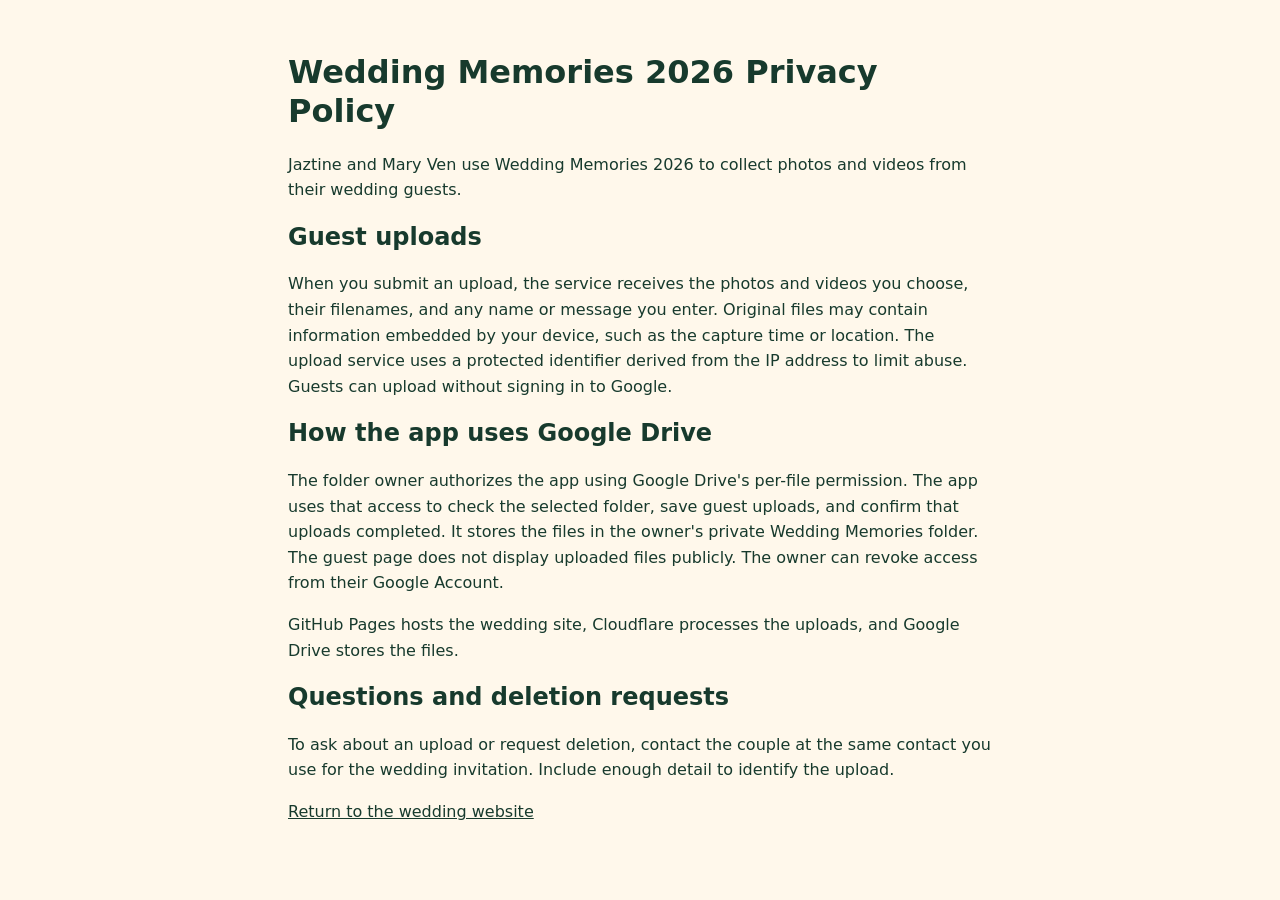
<file: privacy.html>
<!doctype html>
<html lang="en">
<head>
  <meta charset="utf-8">
  <meta name="viewport" content="width=device-width, initial-scale=1">
  <title>Wedding Memories 2026 Privacy Policy</title>
  <style>
    body { margin: 0; background: #fff8eb; color: #173a2d; font: 1rem/1.6 system-ui, sans-serif; }
    main { max-width: 44rem; margin: auto; padding: 2rem 1.25rem; }
    h1, h2 { line-height: 1.2; }
    a { color: inherit; }
  </style>
</head>
<body>
<main>
  <h1>Wedding Memories 2026 Privacy Policy</h1>
  <p>Jaztine and Mary Ven use Wedding Memories 2026 to collect photos and videos from their wedding guests.</p>
  <h2>Guest uploads</h2>
  <p>When you submit an upload, the service receives the photos and videos you choose, their filenames, and any name or message you enter. Original files may contain information embedded by your device, such as the capture time or location. The upload service uses a protected identifier derived from the IP address to limit abuse. Guests can upload without signing in to Google.</p>
  <h2>How the app uses Google Drive</h2>
  <p>The folder owner authorizes the app using Google Drive's per-file permission. The app uses that access to check the selected folder, save guest uploads, and confirm that uploads completed. It stores the files in the owner's private Wedding Memories folder. The guest page does not display uploaded files publicly. The owner can revoke access from their Google Account.</p>
  <p>GitHub Pages hosts the wedding site, Cloudflare processes the uploads, and Google Drive stores the files.</p>
  <h2>Questions and deletion requests</h2>
  <p>To ask about an upload or request deletion, contact the couple at the same contact you use for the wedding invitation. Include enough detail to identify the upload.</p>
  <p><a href="./">Return to the wedding website</a></p>
</main>
</body>
</html>
</file>
<file: style.css>
:root{
  --green:#214233;
  --green-2:#2f5a49;
  --gold:#d4af37;
  --cream:#f8f3ed;
  --cream-2:#f2ebe1;
  --maroon:#800000;
  --beige:#d8c6aa;
  --emerald:#1f6b4f;
  --ink:#252525;
  --muted:#6d6a66;
  --white:#ffffff;
  --shadow:0 18px 48px rgba(33,66,51,.10);
  --radius:24px;
  --ease:cubic-bezier(.2,.8,.2,1);
}

*{box-sizing:border-box;margin:0;padding:0}
html{scroll-behavior:smooth}
body{
  min-width:320px;
  font-family:'Montserrat',sans-serif;
  color:var(--ink);
  background:var(--cream);
  line-height:1.65;
  overflow-x:hidden;
}
a{color:inherit;text-decoration:none}
button,input,textarea{font:inherit}
button{cursor:pointer}
fieldset{border:0}
img{max-width:100%;display:block}

.scroll-progress{
  position:fixed;
  z-index:2000;
  top:0;left:0;
  width:0;height:3px;
  background:var(--gold);
}

.site-nav{
  position:fixed;
  z-index:1000;
  left:50%;
  top:0;
  transform:translateX(-50%);
  width:100%;
  padding:16px 18px;
  display:flex;
  align-items:center;
  justify-content:space-between;
  color:#fff;
  transition:.35s var(--ease);
}
.site-nav.scrolled{
  width:calc(100% - 18px);
  top:8px;
  padding:10px 14px;
  border:1px solid rgba(255,255,255,.7);
  border-radius:999px;
  background:rgba(255,255,255,.90);
  backdrop-filter:blur(18px);
  box-shadow:0 12px 35px rgba(0,0,0,.09);
  color:var(--green);
}
.logo{
  font-family:'Alex Brush',cursive;
  font-size:1.75rem;
  line-height:1;
}
.nav-links{display:none}
.nav-rsvp{
  border:1px solid currentColor;
  border-radius:999px;
  padding:7px 12px;
  font-size:.76rem;
  font-weight:700;
  transition:.25s;
}
.nav-rsvp:hover{color:var(--gold)}

.hero{
  --hero-image:url("images/hero.png");
  --hero-position:center center;
  position:relative;
  min-height:100svh;
  display:grid;
  place-items:center;
  overflow:hidden;
  padding:100px 18px 62px;
  text-align:center;
  color:#fff;
  background:
    linear-gradient(rgba(16,32,25,.28),rgba(10,24,18,.62)),
    var(--hero-image),
    linear-gradient(135deg,#355e4d,#172f25);
  background-position:var(--hero-position);
  background-size:cover;
}
.hero::before{
  content:"";
  position:absolute;
  inset:-4%;
  background:inherit;
  background-position:var(--hero-position);
  background-size:cover;
  animation:heroZoom 18s ease-in-out infinite alternate;
}
.hero-overlay{
  position:absolute;inset:0;
  background:
    radial-gradient(circle at 50% 30%,rgba(255,255,255,.08),transparent 38%),
    linear-gradient(180deg,rgba(0,0,0,.08),rgba(0,0,0,.32));
}
.hero-content{
  position:relative;
  z-index:2;
  width:100%;
  max-width:850px;
}
.eyebrow{
  color:var(--gold);
  font-size:.70rem;
  font-weight:700;
  letter-spacing:.18em;
  text-transform:uppercase;
  margin-bottom:11px;
}
.hero-eyebrow{color:#f4d77b}
.hero h1{
  font-family:'Cormorant Garamond',serif;
  font-size:clamp(3rem,16vw,4.5rem);
  line-height:.88;
  font-weight:500;
  letter-spacing:-.03em;
  text-shadow:0 10px 35px rgba(0,0,0,.22);
}
.hero h1 span{
  display:block;
  color:#f3d985;
  font-family:'Alex Brush',cursive;
  font-size:.85em;
  margin:.08em 0;
}
.hero-copy{
  width:100%;
  max-width:650px;
  margin:24px auto 0;
  font-family:'Cormorant Garamond',serif;
  font-size:1.08rem;
  line-height:1.6;
}
.hero-meta{
  margin:23px auto;
  display:flex;
  flex-wrap:wrap;
  align-items:center;
  justify-content:center;
  gap:8px;
  font-size:.69rem;
  letter-spacing:.08em;
  text-transform:uppercase;
}
.hero-meta i{
  width:4px;height:4px;
  border-radius:50%;
  background:var(--gold);
}
.button{
  display:inline-flex;
  justify-content:center;
  align-items:center;
  min-height:50px;
  border:0;
  border-radius:999px;
  padding:13px 22px;
  font-size:.82rem;
  font-weight:700;
  letter-spacing:.04em;
  transition:.3s var(--ease);
}
.button:active{transform:scale(.98)}
.button-light{
  background:#fff;
  color:var(--green);
  box-shadow:0 15px 35px rgba(0,0,0,.17);
}
.button-green{
  background:var(--green);
  color:#fff;
  box-shadow:0 15px 35px rgba(33,66,51,.18);
}
.countdown{
  display:grid;
  grid-template-columns:repeat(2,minmax(0,1fr));
  width:min(340px,100%);
  margin:30px auto 0;
  gap:10px;
}
.count-box{
  padding:15px 10px;
  border:1px solid rgba(255,255,255,.24);
  border-radius:20px;
  background:rgba(255,255,255,.10);
  backdrop-filter:blur(12px);
}
.count-box strong{
  display:block;
  font-family:'Cormorant Garamond',serif;
  font-size:1.85rem;
  line-height:1;
}
.count-box span{
  display:block;
  margin-top:5px;
  font-size:.63rem;
  letter-spacing:.12em;
  text-transform:uppercase;
}
.scroll-cue{
  position:absolute;
  z-index:3;
  left:50%;
  bottom:18px;
  width:24px;height:38px;
  border:1px solid rgba(255,255,255,.55);
  border-radius:999px;
  transform:translateX(-50%);
}
.scroll-cue span{
  position:absolute;
  top:8px;left:50%;
  width:4px;height:7px;
  border-radius:9px;
  background:#fff;
  transform:translateX(-50%);
  animation:scrollCue 1.7s infinite;
}

.section{
  position:relative;
  padding:82px 18px;
}
.section-cream{background:#fbf8f3}
.container{width:100%;max-width:1120px;margin:auto}
.container.narrow{max-width:820px}
.section-header{
  width:100%;
  max-width:720px;
  margin:0 auto 38px;
  text-align:center;
}
.section-header h2{
  color:var(--green);
  font-family:'Cormorant Garamond',serif;
  font-size:2.55rem;
  line-height:1.05;
  font-weight:600;
  letter-spacing:-.03em;
}
.section-header > p:last-child{
  color:var(--muted);
  width:100%;
  max-width:610px;
  margin:16px auto 0;
}

.card-grid{display:grid;grid-template-columns:1fr;gap:16px}
.detail-card{
  position:relative;
  overflow:hidden;
  padding:30px 22px;
  border:1px solid rgba(33,66,51,.07);
  border-radius:var(--radius);
  background:rgba(255,255,255,.90);
  box-shadow:var(--shadow);
  text-align:center;
}
.detail-card::after{
  content:"";
  position:absolute;
  right:-35px;bottom:-35px;
  width:120px;height:120px;
  border-radius:50%;
  background:rgba(212,175,55,.09);
}
.round-icon{
  width:66px;height:66px;
  margin:0 auto 20px;
  display:grid;
  place-items:center;
  border-radius:50%;
  color:#fff;
  background:linear-gradient(135deg,var(--green),var(--green-2));
  font-family:'Cormorant Garamond',serif;
  font-size:1.25rem;
}
.detail-card h3,.story-card h3,.timeline-card h3,.location-card h3{
  color:var(--green);
  font-family:'Cormorant Garamond',serif;
  font-size:1.65rem;
  line-height:1.12;
  margin-bottom:9px;
}
.detail-card p{color:var(--muted);font-size:.88rem}
.detail-card strong{display:block;margin-top:7px;color:var(--green);font-size:.90rem}

.story-section{
  background:
    radial-gradient(circle at 10% 0%,rgba(212,175,55,.08),transparent 25%),
    var(--cream);
}
.story-layout{
  display:grid;
  grid-template-columns:1fr;
  gap:18px;
}
.photo-panel{
  min-height:400px;
  overflow:hidden;
  position:relative;
  border-radius:28px;
  background-size:cover;
  background-position:center;
  box-shadow:var(--shadow);
}
.story-photo{
  background-image:url("images/story.jpg");
  background-color:#e9e4da;
}

.venue-map{
  min-height:380px;
  overflow:hidden;
  position:relative;
  border-radius:28px;
  background:#e9e4da;
  box-shadow:var(--shadow);
}
.venue-map iframe{
  display:block;
  width:100%;
  min-height:380px;
  height:100%;
  border:0;
}
.location-logo-wrap{
  min-height:104px;
  margin-bottom:16px;
  display:flex;
  align-items:center;
  justify-content:center;
}
.location-logo-circle{
  width:96px;
  height:96px;
  display:grid;
  place-items:center;
  overflow:hidden;
  border:1px solid rgba(33,66,51,.12);
  border-radius:50%;
  background:#fff;
  box-shadow:0 12px 30px rgba(33,66,51,.12);
}
.location-logo{
  width:82%;
  height:82%;
  object-fit:contain;
}
.location-logo-fallback{
  color:var(--green);
  font-family:'Cormorant Garamond',serif;
  font-size:1.25rem;
  font-weight:700;
  letter-spacing:.08em;
}
.story-list{display:grid;gap:14px}
.story-card{
  padding:25px 22px;
  border-radius:24px;
  background:#fff;
  border:1px solid rgba(33,66,51,.07);
  box-shadow:0 14px 38px rgba(33,66,51,.08);
}
.chapter{
  display:inline-block;
  margin-bottom:9px;
  color:var(--gold);
  font-size:.68rem;
  font-weight:700;
  letter-spacing:.14em;
  text-transform:uppercase;
}
.story-card p,.timeline-card p{
  color:var(--muted);
  font-size:.90rem;
}

.timeline{
  position:relative;
  padding:5px 0;
}
.timeline::before{
  content:"";
  position:absolute;
  top:0;bottom:0;
  left:20px;
  width:1px;
  background:linear-gradient(var(--gold),rgba(212,175,55,.2));
}
.timeline-item{
  position:relative;
  display:grid;
  grid-template-columns:40px 1fr;
  gap:0;
  align-items:start;
  margin-bottom:22px;
}
.timeline-item:last-child{margin-bottom:0}
.timeline-dot{
  z-index:2;
  grid-column:1;
  grid-row:1;
  width:18px;height:18px;
  margin:28px auto 0;
  border:5px solid #fff;
  border-radius:50%;
  background:var(--gold);
  box-shadow:0 0 0 1px rgba(212,175,55,.55);
}
.timeline-time{
  grid-column:2;
  grid-row:1;
  padding:4px 0 7px;
  color:var(--green);
  font-family:'Cormorant Garamond',serif;
  font-size:1rem;
  font-weight:700;
}
.timeline-card{
  grid-column:2;
  grid-row:2;
  padding:21px 20px;
  border-radius:22px;
  background:#fff;
  border:1px solid rgba(33,66,51,.07);
  box-shadow:0 14px 34px rgba(33,66,51,.07);
}

.dress-section{
  color:#fff;
  background:
    linear-gradient(rgba(25,53,41,.96),rgba(25,53,41,.96)),
    linear-gradient(135deg,#214233,#173127);
}
.dress-section .section-header h2{color:#fff}
.dress-section .section-header > p:last-child{color:rgba(255,255,255,.72)}
.dress-grid{
  display:grid;
  grid-template-columns:1fr 1fr;
  gap:10px;
}
.dress-card{
  padding:19px 10px;
  border:1px solid rgba(255,255,255,.12);
  border-radius:20px;
  background:rgba(255,255,255,.07);
  backdrop-filter:blur(8px);
  text-align:center;
}
.swatch{
  display:block;
  width:72px;height:72px;
  margin:0 auto 16px;
  border:7px solid rgba(255,255,255,.75);
  border-radius:50%;
  box-shadow:0 12px 28px rgba(0,0,0,.18);
}
.swatch.maroon{background:#7b1e31}
.swatch.champagne{background:#ead9bd}
.swatch.beige{background:#cbb89b}
.swatch.emerald{background:#1f6b4f}
.dress-card h3{
  font-family:'Cormorant Garamond',serif;
  font-size:1.28rem;
}
.note{
  width:100%;
  max-width:760px;
  margin:24px auto 0;
  padding:18px;
  border:1px solid rgba(255,255,255,.12);
  border-radius:18px;
  background:rgba(255,255,255,.06);
  text-align:center;
  font-size:.82rem;
}
.note strong{color:#f4d77b}
.note p{display:inline;color:rgba(255,255,255,.75)}

.location-grid{
  display:grid;
  grid-template-columns:1fr;
  gap:18px;
}
.location-card{
  display:flex;
  flex-direction:column;
  align-items:center;
  justify-content:center;
  padding:38px 22px;
  border-radius:28px;
  background:#fff;
  box-shadow:var(--shadow);
  text-align:center;
}
.location-mark{
  width:70px;height:70px;
  display:grid;
  place-items:center;
  margin-bottom:20px;
  border-radius:50%;
  background:var(--green);
  color:#f4d77b;
  font-size:1.5rem;
}
.location-card h3{font-size:2rem}
.location-card p{color:var(--muted);margin-top:4px}
.location-card small{
  display:block;
  color:var(--gold);
  margin:10px 0 22px;
  font-weight:700;
}

/* RSVP: phone-first by default */
.rsvp-section{
  overflow:hidden;
  background:
    radial-gradient(circle at 12% 12%,rgba(212,175,55,.13),transparent 24%),
    radial-gradient(circle at 92% 84%,rgba(33,66,51,.10),transparent 26%),
    linear-gradient(180deg,#f7f0e7 0%,#fbf8f3 100%);
}
.rsvp-container{max-width:1080px}
.rsvp-intro{
  display:block;
  margin-bottom:22px;
}
.rsvp-intro > div:first-child{max-width:650px}
.rsvp-intro h2{
  color:var(--green);
  font-family:'Cormorant Garamond',serif;
  font-size:3.1rem;
  font-weight:600;
  line-height:.95;
  letter-spacing:-.04em;
}
.rsvp-lead{
  margin-top:14px;
  max-width:580px;
  color:var(--muted);
}
.rsvp-deadline-card{
  width:100%;
  margin-top:20px;
  display:flex;
  align-items:center;
  gap:14px;
  padding:15px 17px;
  border:1px solid rgba(33,66,51,.08);
  border-radius:18px;
  background:rgba(255,255,255,.80);
  box-shadow:0 12px 28px rgba(33,66,51,.08);
  backdrop-filter:blur(12px);
}
.deadline-icon{
  width:40px;height:40px;
  flex:0 0 auto;
  display:grid;
  place-items:center;
  border-radius:50%;
  color:#fff;
  background:var(--green);
}
.rsvp-deadline-card small{
  display:block;
  color:var(--muted);
  font-size:.66rem;
  text-transform:uppercase;
  letter-spacing:.08em;
}
.rsvp-deadline-card strong{
  display:block;
  margin-top:2px;
  color:var(--green);
  font-family:'Cormorant Garamond',serif;
  font-size:1.16rem;
}
.rsvp-layout{
  display:grid;
  grid-template-columns:1fr;
  overflow:hidden;
  border:1px solid rgba(33,66,51,.08);
  border-radius:26px;
  background:#fff;
  box-shadow:0 24px 60px rgba(33,66,51,.11);
}
.rsvp-side{display:none}
.rsvp-main{
  position:relative;
  padding:25px 18px 28px;
}
.form-progress-wrap{margin-bottom:26px}
.form-progress-top{
  display:flex;
  justify-content:space-between;
  margin-bottom:8px;
  color:var(--muted);
  font-size:.72rem;
  font-weight:700;
}
.form-progress-top strong{color:var(--green)}
.form-progress-track{
  height:7px;
  overflow:hidden;
  border-radius:999px;
  background:#eee8de;
}
.form-progress-track span{
  display:block;
  width:33.333%;
  height:100%;
  border-radius:inherit;
  background:linear-gradient(90deg,var(--green),var(--gold));
  transition:width .35s var(--ease);
}
.form-step{
  display:none;
  animation:rsvpStepIn .32s var(--ease);
}
.form-step.active{display:block}
.step-heading{
  display:flex;
  gap:11px;
  align-items:flex-start;
  margin-bottom:23px;
}
.step-number{
  flex:0 0 auto;
  width:42px;height:42px;
  display:grid;
  place-items:center;
  border-radius:13px;
  color:var(--green);
  background:#f4ead7;
  font-size:.70rem;
  font-weight:800;
}
.step-heading h3{
  color:var(--green);
  font-family:'Cormorant Garamond',serif;
  font-size:1.65rem;
  line-height:1.05;
}
.step-heading p{
  margin-top:5px;
  color:var(--muted);
  font-size:.78rem;
}
.form-group{margin-bottom:23px}
.form-group > label,.form-group > legend{
  display:block;
  margin-bottom:9px;
  color:var(--green);
  font-size:.82rem;
  font-weight:700;
}
.optional{
  margin-left:7px;
  color:#9a9388;
  font-size:.66rem;
  font-weight:500;
}
.input-shell{position:relative}
.input-shell input{padding-left:16px}
#rsvpForm input[type="text"],#rsvpForm textarea{
  width:100%;
  min-height:50px;
  border:1px solid #e3ddd4;
  border-radius:15px;
  padding:14px 16px;
  outline:none;
  color:var(--ink);
  background:#fdfcf9;
  transition:.25s;
}
#rsvpForm textarea{
  min-height:120px;
  resize:vertical;
}
#rsvpForm input[type="text"]:focus,#rsvpForm textarea:focus{
  border-color:var(--green);
  background:#fff;
  box-shadow:0 0 0 4px rgba(33,66,51,.08);
}
.choice-grid{
  display:grid;
  grid-template-columns:1fr;
  gap:12px;
}
.choice-card{position:relative}
.choice-card input{
  position:absolute;
  opacity:0;
  pointer-events:none;
}
.choice-content{
  position:relative;
  display:block;
  height:100%;
  padding:18px;
  border:1px solid #e4e0d9;
  border-radius:18px;
  transition:.25s var(--ease);
}
.choice-content strong{
  display:block;
  color:var(--green);
  margin-bottom:5px;
  font-size:.88rem;
}
.choice-content small{
  display:block;
  color:var(--muted);
  font-size:.75rem;
  line-height:1.5;
}
.big-choice .choice-content{
  min-height:136px;
  display:flex;
  flex-direction:column;
  align-items:flex-start;
  justify-content:flex-end;
  padding:20px;
  overflow:hidden;
  background:
    radial-gradient(circle at 100% 0%,rgba(212,175,55,.08),transparent 40%),
    #fff;
}
.choice-emoji{
  display:block;
  margin-bottom:auto;
  font-size:1.7rem;
}
.big-choice .choice-content strong{font-size:.96rem}
.choice-check{
  position:absolute;
  top:14px;right:14px;
  width:28px;height:28px;
  display:grid;
  place-items:center;
  border-radius:50%;
  color:#b2aa9f;
  background:#f2eee8;
  opacity:.65;
  transition:.25s;
}
.choice-card input:checked + .choice-content{
  border-color:var(--green);
  background:#f7fbf8;
  box-shadow:0 10px 26px rgba(33,66,51,.10);
}
.choice-card input:checked + .choice-content .choice-check{
  color:#fff;
  background:var(--green);
  opacity:1;
  transform:scale(1.05);
}
.compact-choice .choice-content{
  min-height:110px;
  padding-right:48px;
}
.compact-choice .choice-emoji{
  font-size:1.45rem;
  margin-bottom:8px;
}
.family-label-row{
  display:flex;
  justify-content:space-between;
  align-items:center;
  margin-bottom:9px;
}
.family-label-row label{
  color:var(--green);
  font-size:.82rem;
  font-weight:700;
}
.family-label-row span{
  color:var(--muted);
  font-size:.70rem;
}
.family-row{margin-bottom:10px}
.button-outline{
  border:1px solid var(--green);
  border-radius:999px;
  padding:10px 16px;
  color:var(--green);
  background:transparent;
  font-size:.76rem;
  font-weight:700;
}

.family-input-shell .family-member{
  padding-right:54px!important;
}
.remove-member{
  position:absolute;
  z-index:2;
  top:50%;
  right:10px;
  width:34px;
  height:34px;
  transform:translateY(-50%);
  display:grid;
  place-items:center;
  border:1px solid rgba(128,0,0,.20);
  border-radius:50%;
  background:#fff5f5;
  color:var(--maroon);
  font-size:1.2rem;
  line-height:1;
  transition:.2s var(--ease);
}
.remove-member:active{
  transform:translateY(-50%) scale(.94);
}
.family-actions{
  display:flex;
  flex-wrap:wrap;
  align-items:center;
  gap:10px 12px;
  margin-top:2px;
}
.family-actions small{
  color:var(--muted);
  font-size:.68rem;
}
#addMember:disabled{
  cursor:not-allowed;
  opacity:.48;
  transform:none!important;
}
@media (hover:hover) and (pointer:fine){
  .remove-member:hover{
    background:var(--maroon);
    color:#fff;
    border-color:var(--maroon);
  }
}

.summary-card{
  display:grid;
  grid-template-columns:1fr;
  gap:10px;
  margin:4px 0 18px;
  padding:15px 16px;
  border:1px solid #e8e1d7;
  border-radius:17px;
  background:#faf7f2;
}
.summary-card span{
  display:block;
  color:var(--muted);
  font-size:.64rem;
  letter-spacing:.06em;
  text-transform:uppercase;
}
.summary-card strong{
  display:block;
  margin-top:3px;
  color:var(--green);
  overflow:hidden;
  text-overflow:ellipsis;
  white-space:nowrap;
  font-size:.82rem;
}
.setup-note{
  margin:4px 0 18px;
  padding:12px 14px;
  border:1px dashed #d0b355;
  border-radius:14px;
  color:#765f17;
  background:#fff9e7;
  font-size:.76rem;
}
.step-actions{
  position:sticky;
  bottom:10px;
  z-index:5;
  display:flex;
  justify-content:space-between;
  gap:10px;
  margin:24px -4px 0;
  padding:8px;
  border:1px solid rgba(33,66,51,.06);
  border-radius:18px;
  background:rgba(255,255,255,.94);
  backdrop-filter:blur(12px);
  box-shadow:0 12px 35px rgba(33,66,51,.10);
}
.step-actions.single{justify-content:flex-end}
.step-actions .button{
  flex:1;
  min-width:0;
}
.button-ghost{
  background:#f0ece6;
  color:var(--green);
}
.submit-button{width:100%}
.success-screen{
  min-height:500px;
  display:flex;
  flex-direction:column;
  align-items:center;
  justify-content:center;
  padding:45px 20px;
  text-align:center;
}
.success-screen.hidden{display:none!important}
.success-icon{
  width:72px;height:72px;
  display:grid;
  place-items:center;
  margin:0 auto 18px;
  border-radius:50%;
  background:var(--green);
  color:#fff;
  font-size:1.9rem;
}
.success-screen h2{
  color:var(--green);
  font-family:'Cormorant Garamond',serif;
  font-size:2.35rem;
}
.success-screen p{
  color:var(--muted);
  margin-top:10px;
}
.success-screen .button{margin-top:24px}

.faq-list{border-top:1px solid rgba(33,66,51,.12)}
.faq-item{border-bottom:1px solid rgba(33,66,51,.12)}
.faq-question{
  width:100%;
  display:flex;
  align-items:center;
  justify-content:space-between;
  gap:18px;
  padding:20px 4px;
  border:0;
  background:transparent;
  color:var(--green);
  text-align:left;
  font-family:'Cormorant Garamond',serif;
  font-size:1.25rem;
  font-weight:700;
}
.faq-question b{
  width:30px;height:30px;
  flex:0 0 auto;
  display:grid;
  place-items:center;
  border-radius:50%;
  background:var(--green);
  color:#fff;
  font-family:'Montserrat',sans-serif;
  font-size:1rem;
  transition:.25s;
}
.faq-item.open .faq-question b{
  transform:rotate(45deg);
  background:var(--gold);
}
.faq-answer{
  max-height:0;
  overflow:hidden;
  transition:max-height .35s var(--ease);
}
.faq-answer p{
  padding:0 42px 20px 4px;
  color:var(--muted);
  font-size:.88rem;
}

.footer{
  min-height:420px;
  display:grid;
  place-items:center;
  padding:70px 18px;
  color:#fff;
  text-align:center;
  background:
    linear-gradient(rgba(20,42,33,.87),rgba(20,42,33,.95)),
    linear-gradient(135deg,#315747,#183126);
  background-size:cover;
  background-position:center;
}
.footer-inner{width:100%;max-width:630px}
.script{
  font-family:'Alex Brush',cursive;
  font-size:2.8rem;
  color:#f2d77d;
}
.footer-date{
  margin:-6px 0 18px;
  font-family:'Cormorant Garamond',serif;
  font-size:1.15rem;
}
.footer-inner > p:not(.script):not(.footer-date){
  color:rgba(255,255,255,.72);
}
.footer-line{
  display:block;
  width:70px;height:1px;
  margin:24px auto;
  background:var(--gold);
}
.footer small{color:rgba(255,255,255,.65)}

.back-to-top{
  position:fixed;
  z-index:900;
  right:16px;bottom:16px;
  width:44px;height:44px;
  display:grid;
  place-items:center;
  border-radius:50%;
  background:var(--green);
  color:#fff;
  box-shadow:0 10px 26px rgba(0,0,0,.18);
  opacity:0;
  pointer-events:none;
  transform:translateY(8px);
  transition:.25s;
}
.back-to-top.visible{
  opacity:1;
  pointer-events:auto;
  transform:none;
}

.hidden{display:none!important}
.reveal{
  opacity:0;
  transform:translateY(24px);
  transition:opacity .75s var(--ease),transform .75s var(--ease);
}
.reveal.visible{opacity:1;transform:none}

/* The selected hero photo is portrait. On wider screens, shift the crop upward
   so the couple stays visible while preserving some sky behind the heading. */
@media (min-width:900px){
  .hero{--hero-position:center 38%;}
}

/* Tablet enhancements */
@media (min-width:640px){
  .site-nav{
    padding:18px 24px;
  }
  .site-nav.scrolled{
    width:min(1120px,calc(100% - 28px));
    top:12px;
    padding:12px 18px;
  }
  .logo{font-size:2rem}
  .hero{
    padding:110px 24px 70px;
  }
  .hero h1{
    font-size:clamp(4.3rem,10vw,6rem);
  }
  .hero h1 span{
    display:inline-block;
    margin:0;
    padding:0 .08em;
  }
  .hero-copy{
    font-size:1.2rem;
  }
  .hero-meta{
    gap:12px;
    font-size:.78rem;
  }
  .countdown{
    grid-template-columns:repeat(4,minmax(76px,1fr));
    width:min(570px,100%);
    margin-top:34px;
  }
  .count-box{padding:17px 12px}
  .count-box strong{font-size:2rem}

  .section{padding:95px 24px}
  .section-header{margin-bottom:46px}
  .section-header h2{
    font-size:clamp(3rem,6vw,3.7rem);
  }
  .card-grid.three{
    grid-template-columns:repeat(3,1fr);
    gap:18px;
  }

  .photo-panel{min-height:480px}
  .dress-grid{
    grid-template-columns:repeat(4,1fr);
    gap:14px;
  }

  .timeline::before{left:126px}
  .timeline-item{
    grid-template-columns:100px 52px 1fr;
    margin-bottom:24px;
  }
  .timeline-time{
    grid-column:1;
    grid-row:1;
    padding-top:23px;
    font-size:1.2rem;
  }
  .timeline-dot{
    grid-column:2;
    grid-row:1;
    margin-top:27px;
  }
  .timeline-card{
    grid-column:3;
    grid-row:1;
    padding:24px 26px;
  }

  .venue-map,.venue-map iframe{min-height:440px}

  .rsvp-intro{
    display:flex;
    align-items:flex-start;
    justify-content:space-between;
    gap:28px;
  }
  .rsvp-intro h2{
    font-size:clamp(3.6rem,7vw,4.7rem);
  }
  .rsvp-deadline-card{
    width:auto;
    margin-top:0;
    flex:0 0 auto;
  }
  .rsvp-main{padding:34px 30px}
  .choice-grid{
    grid-template-columns:1fr 1fr;
  }
  .summary-card{
    grid-template-columns:1fr 1fr;
    gap:12px;
  }
  .step-actions{
    position:static;
    margin:26px 0 0;
    padding:0;
    border:0;
    background:transparent;
    backdrop-filter:none;
    box-shadow:none;
  }
  .step-actions .button{
    flex:0 0 auto;
    min-width:128px;
  }
}

/* Desktop enhancements */
@media (min-width:900px){
  .nav-links{
    display:flex;
    gap:25px;
    font-size:.82rem;
    font-weight:600;
  }
  .nav-links a{transition:.25s}
  .nav-links a:hover{color:var(--gold)}
  .hero h1{
    font-size:clamp(5.4rem,8vw,7.3rem);
  }

  .story-layout{
    grid-template-columns:.88fr 1.12fr;
    align-items:stretch;
    gap:32px;
  }
  .photo-panel{min-height:580px}

  .location-grid{
    grid-template-columns:minmax(0,1.45fr) minmax(300px,.55fr);
    gap:28px;
    align-items:stretch;
  }
  .venue-map,
  .venue-map iframe{
    min-height:520px;
    height:100%;
  }
  .location-card{
    min-height:520px;
    padding:46px 34px;
  }

  .rsvp-layout{
    grid-template-columns:.78fr 1.22fr;
    min-height:690px;
    border-radius:34px;
  }
  .rsvp-side{
    display:block;
    position:relative;
    overflow:hidden;
    color:#fff;
    background:
      linear-gradient(180deg,rgba(27,58,44,.96),rgba(22,48,36,.98)),
        linear-gradient(135deg,#315747,#183126);
    background-position:center;
    background-size:cover;
  }
  .rsvp-side::before,.rsvp-side::after{
    content:"";
    position:absolute;
    border-radius:50%;
    border:1px solid rgba(244,215,123,.17);
  }
  .rsvp-side::before{
    width:290px;height:290px;
    right:-130px;top:-70px;
  }
  .rsvp-side::after{
    width:190px;height:190px;
    left:-80px;bottom:-60px;
  }
  .rsvp-side-inner{
    position:relative;
    z-index:1;
    height:100%;
    display:flex;
    flex-direction:column;
    padding:48px 38px;
  }
  .side-kicker{
    margin-bottom:18px;
    color:#f3d985;
    font-size:.72rem;
    font-weight:700;
    letter-spacing:.14em;
    text-transform:uppercase;
  }
  .rsvp-side h3{
    font-family:'Cormorant Garamond',serif;
    font-size:2.6rem;
    font-weight:500;
    line-height:1.02;
  }
  .rsvp-side h3+p{
    margin-top:17px;
    color:rgba(255,255,255,.72);
    font-size:.88rem;
  }
  .rsvp-mini-steps{
    display:grid;
    gap:17px;
    margin-top:38px;
  }
  .mini-step{
    display:grid;
    grid-template-columns:38px 1fr;
    gap:13px;
    align-items:start;
  }
  .mini-step>span{
    width:34px;height:34px;
    display:grid;
    place-items:center;
    border-radius:50%;
    color:var(--green);
    background:#f3d985;
    font-size:.75rem;
    font-weight:800;
  }
  .mini-step strong{
    display:block;
    font-size:.81rem;
  }
  .mini-step small{
    display:block;
    margin-top:2px;
    color:rgba(255,255,255,.60);
    font-size:.72rem;
    line-height:1.45;
  }
  .rsvp-side-note{
    margin-top:auto;
    display:flex;
    align-items:center;
    gap:10px;
    padding-top:30px;
    color:rgba(255,255,255,.68);
    font-size:.75rem;
  }
  .rsvp-side-note span{
    color:#f3d985;
    font-size:1.1rem;
  }
  .rsvp-main{
    padding:36px 38px 40px;
  }
  .big-choice .choice-content{
    min-height:190px;
    padding:24px;
  }
}

/* Wide desktop refinements */
@media (min-width:1180px){
  .site-nav{
    width:min(1180px,100%);
  }
  .section{padding:105px 24px}
  .section-header{margin-bottom:52px}
  .rsvp-intro{
    align-items:end;
    margin-bottom:34px;
  }
}

/* Pointer-based hover enhancements */
@media (hover:hover) and (pointer:fine){
  .button:hover{transform:translateY(-3px)}
  .button-light:hover{background:#f0d889}
  .button-green:hover{background:var(--green-2)}
  .choice-card:hover .choice-content{transform:translateY(-2px)}
  .button-outline:hover{
    color:#fff;
    background:var(--green);
    transform:translateY(-2px);
  }
  .button-ghost:hover{background:#e6dfd5}
}

@keyframes heroZoom{
  from{transform:scale(1.07)}
  to{transform:scale(1.01)}
}
@keyframes scrollCue{
  0%{opacity:0;transform:translate(-50%,0)}
  30%{opacity:1}
  100%{opacity:0;transform:translate(-50%,12px)}
}
@keyframes rsvpStepIn{
  from{opacity:0;transform:translateX(12px)}
  to{opacity:1;transform:none}
}

@media (prefers-reduced-motion:reduce){
  html{scroll-behavior:auto}
  *,*::before,*::after{
    animation:none!important;
    transition:none!important;
  }
  .reveal{
    opacity:1;
    transform:none;
  }
}

/* ==========================================================
   Wedding Attire Guide update
   Scoped to the existing Dress Code section so the rest of
   the website keeps its original layout, animations and forms.
========================================================== */
#dresscode .attire-palette{
  grid-template-columns:repeat(2,minmax(0,1fr));
  gap:10px;
  margin-bottom:24px;
}
#dresscode .attire-palette .dress-card:last-child{
  grid-column:1 / -1;
}
#dresscode .swatch.attire-burgundy{background:#7b1e31}
#dresscode .swatch.attire-soft-brown{background:#9b755d}

.attire-message{
  width:100%;
  max-width:900px;
  margin:0 auto 24px;
  padding:22px 18px;
  border:1px solid rgba(255,255,255,.12);
  border-radius:22px;
  background:rgba(255,255,255,.07);
  text-align:center;
  box-shadow:0 18px 40px rgba(0,0,0,.10);
}
.attire-message h3{
  margin-bottom:9px;
  color:#fff;
  font-family:'Cormorant Garamond',serif;
  font-size:clamp(1.65rem,6vw,2.15rem);
  line-height:1.05;
}
.attire-message p{
  width:100%;
  max-width:780px;
  margin:0 auto;
  color:rgba(255,255,255,.82);
  font-size:.90rem;
}
.attire-guide{
  width:100%;
  margin:0 auto;
}
.attire-guide-frame{
  overflow:hidden;
  border:1px solid rgba(255,255,255,.16);
  border-radius:24px;
  background:#efe6da;
  box-shadow:0 24px 54px rgba(0,0,0,.17);
}
.attire-guide-frame img{
  width:100%;
  height:auto;
  display:block;
}
.attire-guide figcaption{
  width:100%;
  max-width:760px;
  margin:12px auto 0;
  color:rgba(255,255,255,.66);
  text-align:center;
  font-size:.72rem;
}
.attire-group-grid{
  display:grid;
  grid-template-columns:1fr;
  gap:12px;
  width:100%;
  margin:22px auto 0;
}
.attire-group-card{
  padding:18px;
  border:1px solid rgba(255,255,255,.12);
  border-radius:20px;
  background:rgba(255,255,255,.07);
  backdrop-filter:blur(8px);
}
.attire-group-card h3{
  margin-bottom:6px;
  color:#fff;
  font-family:'Cormorant Garamond',serif;
  font-size:1.35rem;
  line-height:1.12;
}
.attire-group-card p{
  color:rgba(255,255,255,.75);
  font-size:.84rem;
  line-height:1.55;
}
.attire-group-card p strong{
  color:#f4d77b;
  font-weight:700;
}
.attire-note{
  max-width:900px;
  margin-top:22px;
}
.attire-note p{
  display:block;
  margin-top:6px;
}

@media (min-width:640px){
  #dresscode .attire-palette{
    grid-template-columns:repeat(5,minmax(0,1fr));
    gap:14px;
  }
  #dresscode .attire-palette .dress-card:last-child{
    grid-column:auto;
  }
  .attire-message{
    padding:26px 28px;
  }
  .attire-group-grid{
    grid-template-columns:repeat(2,minmax(0,1fr));
    gap:14px;
  }
  .attire-group-guests{
    grid-column:1 / -1;
  }
}

@media (min-width:900px){
  .attire-guide-frame{
    border-radius:28px;
  }
  .attire-group-grid{
    grid-template-columns:repeat(4,minmax(0,1fr));
  }
  .attire-group-guests{
    grid-column:span 2;
  }
}


/* Interactive attire role guides */
.attire-click-note{
  display:flex;
  align-items:flex-start;
  gap:14px;
  max-width:900px;
  margin:24px auto 0;
  padding:17px 18px;
  border:1px solid rgba(244,215,123,.28);
  border-radius:18px;
  background:rgba(244,215,123,.08);
}
.attire-click-icon{
  flex:0 0 auto;
  display:grid;
  place-items:center;
  width:34px;height:34px;
  border-radius:50%;
  color:#173127;
  background:#f4d77b;
  font-size:.9rem;
}
.attire-click-note strong{display:block;color:#fff;font-size:.87rem;margin-bottom:3px}
.attire-click-note p{margin:0;color:rgba(255,255,255,.70);font-size:.76rem;line-height:1.55}

.attire-role-card{
  width:100%;
  color:inherit;
  font:inherit;
  text-align:left;
  cursor:pointer;
  appearance:none;
  transition:transform .22s ease,border-color .22s ease,background .22s ease,box-shadow .22s ease;
}
.attire-role-card:hover,
.attire-role-card:focus-visible{
  transform:translateY(-3px);
  border-color:rgba(244,215,123,.38);
  background:rgba(255,255,255,.105);
  box-shadow:0 18px 36px rgba(0,0,0,.13);
  outline:none;
}
.attire-card-kicker{
  display:block;
  margin-bottom:7px;
  color:#f4d77b;
  font-size:.62rem;
  font-weight:700;
  letter-spacing:.13em;
  text-transform:uppercase;
}
.attire-card-action{
  display:flex;
  align-items:center;
  justify-content:space-between;
  gap:10px;
  margin-top:13px;
  padding-top:12px;
  border-top:1px solid rgba(255,255,255,.10);
  color:rgba(255,255,255,.92);
  font-size:.72rem;
  font-weight:600;
}
.attire-card-action b{font-size:1rem;color:#f4d77b}
.attire-featured-role{border-color:rgba(244,215,123,.30);background:rgba(244,215,123,.09)}

.attire-modal{
  position:fixed;
  inset:0;
  z-index:9999;
  display:none;
  align-items:center;
  justify-content:center;
  padding:18px;
}
.attire-modal.open{display:flex}
.attire-modal-backdrop{position:absolute;inset:0;background:rgba(10,24,18,.78);backdrop-filter:blur(8px)}
.attire-modal-panel{
  position:relative;
  z-index:1;
  width:min(920px,100%);
  max-height:min(88vh,780px);
  overflow:auto;
  padding:28px 20px 22px;
  border:1px solid rgba(33,66,51,.12);
  border-radius:26px;
  background:#fbf7f0;
  box-shadow:0 30px 90px rgba(0,0,0,.32);
  color:#21352c;
}
.attire-modal-close{
  position:sticky;
  top:0;
  float:right;
  z-index:2;
  display:grid;
  place-items:center;
  width:38px;height:38px;
  margin:-8px -5px 0 12px;
  border:0;border-radius:50%;
  background:#214233;
  color:#fff;
  font-size:1.55rem;
  line-height:1;
  cursor:pointer;
}
.attire-modal-heading{padding-right:38px}
.attire-modal-eyebrow{display:block;color:#7b1e31;font-size:.67rem;font-weight:700;letter-spacing:.14em;text-transform:uppercase}
.attire-modal-heading h3{margin:4px 0 8px;color:#214233;font-family:'Cormorant Garamond',serif;font-size:clamp(2rem,6vw,3rem);line-height:1}
.attire-modal-heading p{max-width:720px;margin:0;color:#56665e;font-size:.84rem;line-height:1.6}
.attire-modal-palette{display:flex;flex-wrap:wrap;gap:8px;margin:20px 0}
.attire-color-chip{display:inline-flex;align-items:center;gap:8px;padding:7px 10px;border:1px solid rgba(33,66,51,.11);border-radius:999px;background:#fff;font-size:.67rem;font-weight:600;color:#45564d}
.attire-color-dot{width:16px;height:16px;border-radius:50%;border:1px solid rgba(0,0,0,.10);box-shadow:inset 0 0 0 2px rgba(255,255,255,.35)}
.attire-color-chip code{font-size:.61rem;color:#7a857f;background:transparent}
.attire-look-grid{display:grid;grid-template-columns:1fr;gap:14px}
.attire-look-card{overflow:hidden;border:1px solid rgba(33,66,51,.10);border-radius:20px;background:#fff;box-shadow:0 12px 30px rgba(33,66,51,.06)}
.attire-look-visual{min-height:205px;display:grid;place-items:center;padding:18px;background:linear-gradient(145deg,#eee3d4,#f8f2e9)}
.attire-look-visual svg{width:min(180px,65%);height:auto;filter:drop-shadow(0 12px 14px rgba(33,66,51,.14))}
.attire-look-visual img{display:block;width:100%;height:300px;object-fit:contain;border-radius:14px;background:#f5ecdf;box-shadow:0 10px 28px rgba(33,66,51,.10)}
.attire-look-copy{padding:16px 17px 18px}
.attire-look-label{display:block;margin-bottom:4px;color:#7b1e31;font-size:.63rem;font-weight:700;letter-spacing:.12em;text-transform:uppercase}
.attire-look-copy h4{margin:0 0 7px;color:#214233;font-family:'Cormorant Garamond',serif;font-size:1.45rem}
.attire-look-copy p{margin:0;color:#607068;font-size:.75rem;line-height:1.55}
.attire-piece-list{display:flex;flex-wrap:wrap;gap:6px;margin-top:12px}
.attire-piece-list span{padding:6px 8px;border-radius:8px;background:#f5f0e8;color:#59665f;font-size:.62rem;font-weight:600}
.attire-modal-tip{margin-top:16px;padding:14px 15px;border-radius:14px;background:#214233;color:rgba(255,255,255,.82);font-size:.73rem;line-height:1.55}
.attire-modal-tip strong{color:#f4d77b}
body.attire-modal-open{overflow:hidden}

@media (min-width:700px){
  .attire-modal-panel{padding:34px 30px 28px}
  .attire-look-grid{grid-template-columns:repeat(2,minmax(0,1fr))}
  .attire-click-note{padding:18px 20px}
}

/* Wedding entourage and RSVP acknowledgment — November 2026 */
.entourage-section .section-header{max-width:780px;margin-left:auto;margin-right:auto}
.entourage-two-col,.entourage-three-col,.entourage-roster{display:grid;grid-template-columns:1fr;gap:15px}
.entourage-panel{padding:26px 20px;border:1px solid rgba(33,66,51,.12);background:#fffdf9;border-radius:18px;text-align:center;box-shadow:0 8px 26px rgba(39,42,34,.04)}
.entourage-panel h3,.entourage-panel h4{font-family:'Cormorant Garamond',serif;color:#7b1e31;font-size:1.5rem;line-height:1.2;margin:0 0 13px}
.entourage-panel h4{font-size:1.26rem}
.entourage-panel p{font-size:.8rem;line-height:1.8;letter-spacing:.025em;margin:2px 0;color:var(--ink)}
.entourage-group-title{font-family:'Alex Brush',cursive;text-align:center;color:#7b1e31;font-size:2.55rem;font-weight:400;margin:42px 0 20px}
.entourage-roster{grid-template-columns:repeat(2,minmax(0,1fr))}
.entourage-person{background:#fffdf9;border:1px solid rgba(33,66,51,.10);border-radius:13px;padding:16px 11px;text-align:center;min-width:0}
.entourage-person h4{font-size:.82rem;color:var(--green);line-height:1.5;margin:0 0 5px;overflow-wrap:anywhere}
.entourage-person p{font-size:.72rem;color:var(--muted);margin:0}
.entourage-person span{display:inline-block;border-radius:30px;padding:4px 9px;background:#f5e8e7;color:#7b1e31;font-size:.65rem;margin-top:9px}
.entourage-footnote{text-align:center;font-size:.78rem;color:var(--muted);margin:24px auto 0}
.rsvp-capacity-note{border:1px solid #e7d5c7;border-left:4px solid #7b1e31;background:#fff9f4;padding:16px 18px;border-radius:13px;margin:4px 0 24px}
.rsvp-capacity-note strong{font-size:.83rem;color:#7b1e31;display:block;margin-bottom:6px}
.rsvp-capacity-note p{font-size:.76rem;line-height:1.7;color:var(--ink);margin:0}
.role-recognition{border-radius:12px;background:#eef4ec;padding:13px 16px;margin:-5px 0 18px;color:var(--green);font-size:.78rem;line-height:1.6}
@media(min-width:640px){.entourage-two-col{grid-template-columns:repeat(2,minmax(0,1fr))}.entourage-three-col{grid-template-columns:repeat(3,minmax(0,1fr))}.entourage-roster{grid-template-columns:repeat(3,minmax(0,1fr))}}
@media(min-width:900px){.entourage-roster{grid-template-columns:repeat(4,minmax(0,1fr))}.entourage-panel{padding:30px 22px}}
</file>
<file: memories/upload.css>
#upload, #upload [hidden] { display: none; }
html.show-memories { scroll-behavior: auto; }
.show-memories body { background: #103a2c; }
.show-memories body > :not(#upload) { display: none !important; }

.show-memories #upload {
  display: block;
  min-height: 100svh;
  padding: max(1.75rem, env(safe-area-inset-top)) 1rem max(2rem, env(safe-area-inset-bottom));
  background: radial-gradient(ellipse at top, #225740, #103a2c 60%, #0b2d23);
  color: #fff8e9;
  font-family: Montserrat, sans-serif;
  font-size: .9rem;
  line-height: 1.5;
}
.memories-header, .memories-panel { width: min(100%, 32rem); margin-inline: auto; }
.memories-header { text-align: center; margin-bottom: 1.35rem; }
#upload .memories-couple {
  font: 600 1.8rem/1.2 "Cormorant Garamond", Georgia, serif;
  color: #f2d391;
}
.memories-couple span { font-style: italic; }
#upload .memories-date { margin-top: .22rem; font-size: .72rem; letter-spacing: .15em; text-transform: uppercase; }
.memories-ornament { display: flex; align-items: center; gap: .65rem; justify-content: center; color: #ddb977; font-size: .65rem; margin: .8rem 0; }
.memories-ornament::before, .memories-ornament::after { content: ""; width: 3rem; height: 1px; background: currentColor; }
#upload h1, #upload h2 {
  font: 600 clamp(2.25rem, 7.7vw, 3.25rem)/.98 "Cormorant Garamond", Georgia, serif;
  text-wrap: balance;
  margin-bottom: .65rem;
}
#upload .memories-header > p:last-child { color: #eee3cc; text-wrap: balance; }
.memories-panel {
  background: #fff8eb;
  border: 1px solid #d7b878;
  border-radius: 1rem;
  padding: clamp(1rem, 5vw, 1.75rem);
  color: #173a2d;
  box-shadow: 0 .8rem 2.8rem #071e1655;
}
#upload label { display: block; font-weight: 700; margin-top: .9rem; }
#upload small { font-size: .8em; font-weight: 500; color: #516457; }
#upload .memories-choose, #memories-send, #memories-more {
  display: flex;
  align-items: center;
  justify-content: center;
  gap: .65rem;
  width: 100%;
  min-height: 3.25rem;
  padding: .7rem .75rem;
  border-radius: .6rem;
  font-size: .94rem;
  font-weight: 700;
}
#upload .memories-choose { cursor: pointer; margin-top: 0; background: #f4e5c5; border: 1px dashed #90733d; }
.memories-choose svg { width: 1.4rem; flex: none; }
.memories-file { position: absolute; width: 1px; height: 1px; overflow: hidden; clip-path: inset(50%); }
#upload .memories-choose:has(+ :focus-visible), #upload :focus-visible { outline: 3px solid #8e6929; outline-offset: 3px; }
#upload .memories-choose[aria-disabled="true"] { opacity: .65; cursor: default; }
#upload .memories-help { margin-top: .45rem; text-align: center; color: #516457; font-size: .75rem; }
#upload input[type=text], #upload textarea {
  display: block; width: 100%; margin-top: .25rem; padding: .55rem .65rem;
  border: 1px solid #a3ad9d; border-radius: .5rem;
  background: #fffdfa; color: inherit; font-size: 1rem;
}
#upload textarea { resize: vertical; }
#memories-send, #memories-more { margin-top: 1rem; background: #174835; color: #fff8eb; border: 1px solid transparent; }
#memories-send:disabled { opacity: .55; cursor: default; }
#memories-selection { list-style: none; margin-top: .75rem; padding: 0; max-height: 16rem; overflow: auto; }
#memories-selection li { display: grid; grid-template-columns: 3rem minmax(0, 1fr) auto; align-items: center; gap: .65rem; padding: .4rem 0; border-bottom: 1px solid #dddfd3; }
#memories-selection :is(img,video,.memories-placeholder) { display: grid; place-items: center; width: 3rem; height: 3rem; object-fit: cover; border-radius: .35rem; background: #eadfc8; font-size: .65rem; }
#memories-selection .memories-filename { overflow-wrap: anywhere; font-size: .8rem; }
#memories-selection button { border: 0; background: transparent; color: #174835; min-width: 2.75rem; min-height: 2.75rem; text-decoration: underline; font-size: .75rem; }
#memories-progress { width: 100%; accent-color: #174835; }
#memories-percent { float: right; }
#memories-status { margin-top: .75rem; }
#memories-success { text-align: center; }
</file>
